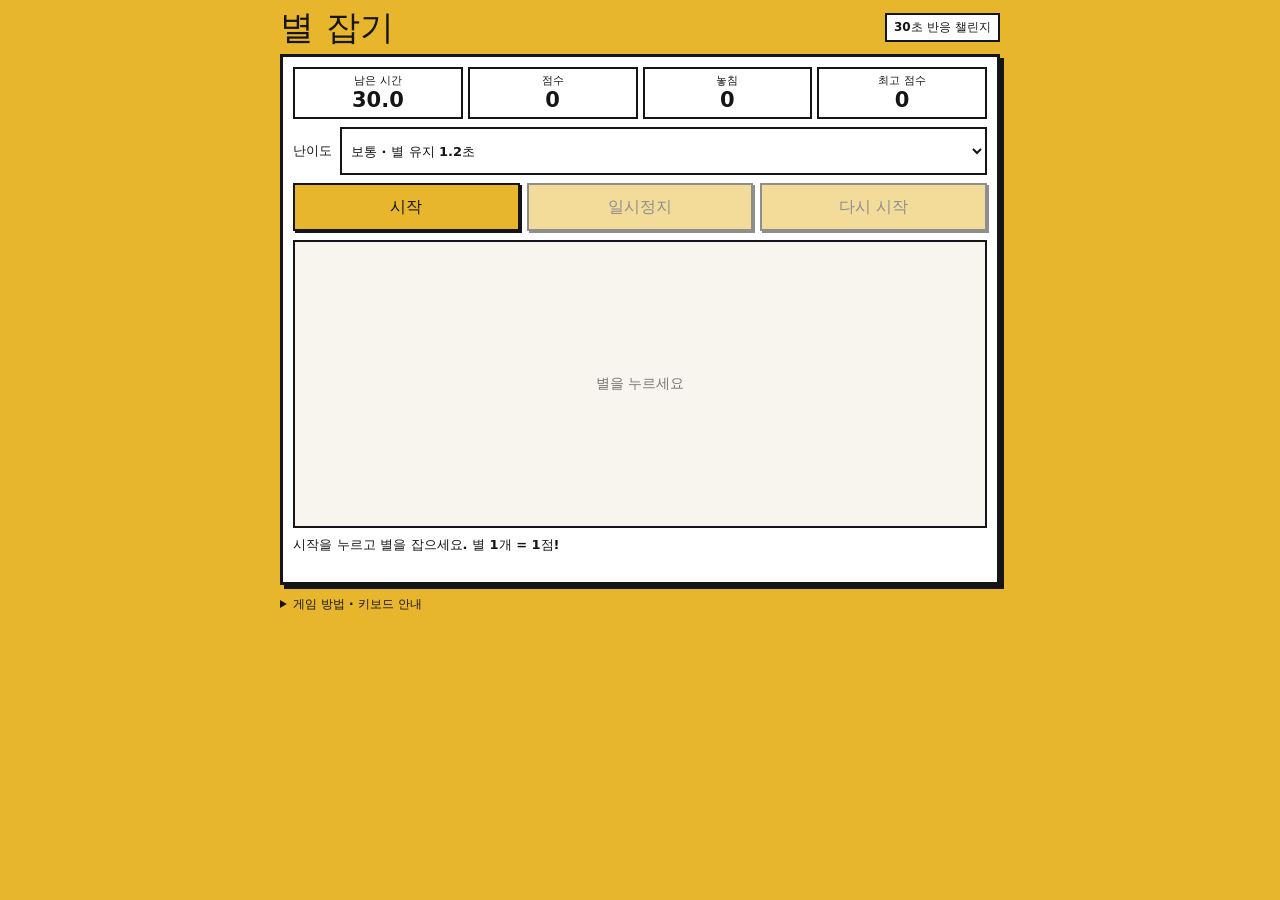
<file: 별잡기.html>
<!doctype html>
<html lang="ko">
<head>
<meta charset="utf-8">
<meta name="viewport" content="width=device-width, initial-scale=1">
<meta name="color-scheme" content="light">
<title>별 잡기</title>
<style>
:root{font-family:system-ui,-apple-system,"Malgun Gothic",sans-serif;color:#151515;background:#e8b62c;font-synthesis:none}
*{box-sizing:border-box}
body{margin:0;padding:10px;min-width:280px}
main{max-width:720px;margin:0 auto}
h1{font-size:clamp(24px,6vw,34px);line-height:1;margin:0}
header{display:flex;align-items:center;justify-content:space-between;gap:8px;margin-bottom:10px}
.tag{font-size:12px;font-weight:800;border:2px solid;background:white;padding:4px 7px;white-space:nowrap}
.panel{background:white;border:3px solid;box-shadow:4px 4px 0 #151515;padding:10px}
.stats{display:grid;grid-template-columns:repeat(4,minmax(0,1fr));gap:5px;margin-bottom:8px}
.stat{text-align:center;border:2px solid;padding:4px 1px;background:#fff}
.stat span{display:block;font-size:11px;font-weight:700}
.stat strong{display:block;font-size:21px;line-height:1.2;font-variant-numeric:tabular-nums}
.settings{display:flex;align-items:center;gap:8px;margin-bottom:8px;font-size:13px;font-weight:800}
select,button{font:inherit;color:inherit;border:2px solid #151515;border-radius:0}
select{min-height:48px;flex:1;min-width:0;background:white;padding:5px}
.controls{display:grid;grid-template-columns:repeat(3,minmax(0,1fr));gap:7px;margin-bottom:9px}
.controls button{min-height:48px;background:#e8b62c;font-weight:800;box-shadow:2px 2px 0 #151515;cursor:pointer;padding:4px}
.controls button:active:not(:disabled){transform:translate(2px,2px);box-shadow:none}
button:disabled{opacity:.48;cursor:not-allowed}
button:focus-visible,select:focus-visible{outline:3px solid #164bb5;outline-offset:3px}
#field{height:clamp(145px,32vh,300px);position:relative;border:2px solid;background:#f7f5ed;overflow:hidden;isolation:isolate}
#field::before{content:"별을 누르세요";position:absolute;inset:0;display:grid;place-items:center;color:#777;font-size:14px;font-weight:700;pointer-events:none}
#field.playing::before{content:""}
#target{position:absolute;left:0;top:0;width:58px;height:58px;padding:7px;background:#e8b62c;box-shadow:3px 3px 0 #151515;cursor:pointer;touch-action:manipulation;z-index:1}
#target svg{display:block;width:100%;height:100%;pointer-events:none}
#target[hidden]{display:none}
#status{font-size:13px;font-weight:700;min-height:36px;line-height:1.35;margin:8px 0 0}
details{font-size:12px;line-height:1.5;margin-top:10px}
summary{cursor:pointer;font-weight:800;min-height:28px}
details p{margin:4px 0}
@media(max-height:540px){body{padding:7px}header{margin-bottom:6px}h1{font-size:24px}.panel{padding:7px}.stat{padding:2px 1px}.stat span{font-size:10px}.stat strong{font-size:18px}.settings{margin-bottom:5px}select{min-height:48px}#field{height:128px}.stats{margin-bottom:5px}.controls{margin-bottom:6px}#status{margin-top:5px;min-height:34px;font-size:12px}details{margin-top:7px}}
@media(prefers-reduced-motion:reduce){*,*::before,*::after{animation:none!important;transition:none!important;scroll-behavior:auto!important}.controls button:active:not(:disabled){transform:none}}
</style>
</head>
<body>
<main>
<header><h1>별 잡기</h1><span class="tag">30초 반응 챌린지</span></header>
<section class="panel" aria-label="별 잡기 게임">
<div class="stats" aria-label="게임 기록">
<div class="stat"><span>남은 시간</span><strong id="time">30.0</strong></div>
<div class="stat"><span>점수</span><strong id="score">0</strong></div>
<div class="stat"><span>놓침</span><strong id="misses">0</strong></div>
<div class="stat"><span>최고 점수</span><strong id="best">0</strong></div>
</div>
<div class="settings"><label for="difficulty">난이도</label><select id="difficulty"><option value="easy">쉬움 · 별 유지 1.8초</option><option value="normal" selected>보통 · 별 유지 1.2초</option><option value="hard">어려움 · 별 유지 0.8초</option></select></div>
<div class="controls"><button id="start" type="button">시작</button><button id="pause" type="button" disabled>일시정지</button><button id="restart" type="button" disabled>다시 시작</button></div>
<div id="field" aria-label="별이 나타나는 게임 영역">
<button id="target" type="button" aria-label="별 잡기, 누르면 1점" hidden><svg viewBox="0 0 48 48" aria-hidden="true" focusable="false"><path d="M24 3 30 16 45 18 34 29 37 44 24 36 11 44 14 29 3 18 18 16Z" fill="white" stroke="black" stroke-width="3" stroke-linejoin="round"/></svg></button>
</div>
<p id="status" role="status" aria-live="polite" aria-atomic="true">시작을 누르고 별을 잡으세요. 별 1개 = 1점!</p>
</section>
<details><summary>게임 방법 · 키보드 안내</summary><p>30초 동안 별 버튼을 클릭하거나 터치하세요. 별을 잡으면 1점, 제한 시간 안에 못 잡으면 놓침 1회입니다. 빈 배경 클릭은 놓침에 포함되지 않습니다.</p><p>시작하면 별에 초점이 갑니다. 키보드는 별에 초점을 둔 채 Space 또는 Enter를 한 번씩 누르세요. 키를 계속 누르기는 점수가 되지 않습니다. Tab으로 조작 버튼을 이동할 수 있습니다.</p><p>일시정지는 게임 시간과 현재 별의 남은 시간을 모두 보존합니다. 다른 탭으로 이동해도 자동 정지되며, 돌아온 뒤 ‘계속’을 누르세요. 진행 중 난이도 변경은 잠깁니다.</p><p>최고 점수는 난이도별로 이 브라우저에 저장됩니다. 파일 저장소가 차단되면 이번 실행 동안만 유지됩니다. 소리나 외부 연결은 없습니다.</p></details>
</main>
<script>
'use strict';
// 수업 포인트 1: 화면 요소를 한 번만 찾아 이름표처럼 보관합니다.
const byId = id => document.getElementById(id);
const ui = Object.fromEntries(['time','score','misses','best','difficulty','start','pause','restart','field','target','status'].map(id => [id, byId(id)]));
const ROUND_MS = 30000;
const lifetimes = {easy:1800, normal:1200, hard:800};
// 다른 페이지와 기록이 섞이지 않도록 이 게임만의 저장 키를 씁니다.
const STORAGE_KEY = 'kr.byeoljapgi.standalone.v1.highscores';
const records = {easy:0, normal:0, hard:0};
try {
  const saved = JSON.parse(localStorage.getItem(STORAGE_KEY) || '{}');
  for (const level of Object.keys(records)) {
    if (Number.isSafeInteger(saved?.[level]) && saved[level] >= 0) records[level] = saved[level];
  }
} catch { /* 파일로 열 때 저장이 막혀도 게임은 계속 동작합니다. */ }
let state = 'ready';
let level = ui.difficulty.value;
let score = 0;
let misses = 0;
let remaining = ROUND_MS;
let targetRemaining = lifetimes[level];
let gameDeadline = 0;
let targetDeadline = 0;
let frame = 0;
let keyboardHeld = false;

function announce(message) { ui.status.textContent = message; }
function paint() {
  ui.time.textContent = (Math.ceil(Math.max(0, remaining) / 100) / 10).toFixed(1);
  ui.score.textContent = score;
  ui.misses.textContent = misses;
  ui.best.textContent = records[level];
}
function saveBest() {
  if (score <= records[level]) return;
  records[level] = score;
  try { localStorage.setItem(STORAGE_KEY, JSON.stringify(records)); }
  catch { /* 저장 실패 시에도 메모리에 최고 점수를 유지합니다. */ }
}
function controls() {
  const active = state === 'running' || state === 'paused';
  ui.start.disabled = active;
  ui.pause.disabled = !active;
  ui.pause.textContent = state === 'paused' ? '계속' : '일시정지';
  ui.restart.disabled = state === 'ready';
  ui.difficulty.disabled = active;
  ui.target.hidden = state !== 'running';
  ui.field.classList.toggle('playing', state === 'running');
}
// 수업 포인트 2: 별 크기와 그림자를 빼면 작은 화면에서도 밖으로 나가지 않습니다.
function relocate() {
  const maxX = Math.max(0, ui.field.clientWidth - 58 - 5);
  const maxY = Math.max(0, ui.field.clientHeight - 58 - 5);
  ui.target.style.left = Math.floor(Math.random() * maxX) + 'px';
  ui.target.style.top = Math.floor(Math.random() * maxY) + 'px';
}
function finish() {
  state = 'ended';
  remaining = 0;
  cancelAnimationFrame(frame);
  saveBest();
  paint();
  controls();
  announce('종료! 점수 ' + score + '점, 놓침 ' + misses + '회. 이 난이도 최고 ' + records[level] + '점입니다. 다시 도전해 보세요.');
  // 별에 있던 초점이 사라지면 다시 시작 버튼으로 안전하게 이동합니다.
  if (document.activeElement === ui.target || document.activeElement === document.body) ui.restart.focus({preventScroll:true});
}
// 수업 포인트 3: 프레임마다 시간을 빼지 않고 절대 마감 시각과 비교합니다.
// 느린 컴퓨터에서도 30초가 길어지지 않으며, 누락된 별 시간도 계산합니다.
function synchronize(now) {
  if (state !== 'running') return false;
  const cutoff = Math.min(now, gameDeadline);
  if (targetDeadline < gameDeadline && targetDeadline <= cutoff) {
    const elapsedTargets = Math.min(
      Math.floor((cutoff - targetDeadline) / lifetimes[level]) + 1,
      Math.ceil((gameDeadline - targetDeadline) / lifetimes[level])
    );
    misses += elapsedTargets;
    targetDeadline += elapsedTargets * lifetimes[level];
    relocate();
  }
  remaining = Math.max(0, gameDeadline - now);
  if (now >= gameDeadline) { finish(); return false; }
  targetRemaining = Math.max(0, targetDeadline - now);
  paint();
  return true;
}
function tick(now) {
  if (synchronize(now)) frame = requestAnimationFrame(tick);
}
function begin() {
  cancelAnimationFrame(frame);
  level = ui.difficulty.value;
  state = 'running';
  score = 0;
  misses = 0;
  remaining = ROUND_MS;
  targetRemaining = lifetimes[level];
  const now = performance.now();
  gameDeadline = now + remaining;
  targetDeadline = now + targetRemaining;
  controls();
  relocate();
  paint();
  announce('시작! 별을 잡으세요. 시간 초과만 놓침으로 셉니다.');
  ui.target.focus({preventScroll:true});
  frame = requestAnimationFrame(tick);
}
function pauseGame(automatic = false) {
  if (!synchronize(performance.now())) return;
  // 반올림하지 않은 밀리초 값을 보관하므로 재개해도 시간이 깎이지 않습니다.
  state = 'paused';
  cancelAnimationFrame(frame);
  const targetHadFocus = document.activeElement === ui.target;
  controls();
  announce(automatic ? '탭이 숨겨져 자동 정지했습니다. 계속을 누르면 이어집니다.' : '일시정지했습니다. 시간과 별의 남은 시간을 보존합니다.');
  if (targetHadFocus) ui.pause.focus({preventScroll:true});
}
function resume() {
  if (state !== 'paused' || document.hidden) return;
  const now = performance.now();
  gameDeadline = now + remaining;
  targetDeadline = now + targetRemaining;
  state = 'running';
  controls();
  announce('다시 시작합니다. 별을 잡으세요!');
  ui.target.focus({preventScroll:true});
  frame = requestAnimationFrame(tick);
}
ui.start.addEventListener('click', begin);
ui.restart.addEventListener('click', begin);
ui.pause.addEventListener('click', () => state === 'running' ? pauseGame() : resume());
ui.difficulty.addEventListener('change', () => {
  level = ui.difficulty.value;
  paint();
  announce('난이도를 바꿨습니다. 시작을 누르세요.');
});
ui.target.addEventListener('click', event => {
  // 키보드는 아래 keydown에서 직접 처리합니다. 합성 click은 중복 가산하지 않습니다.
  // 보조 기술이 보내는 detail=0 클릭은 키를 누른 상태가 아닐 때 허용합니다.
  if (event.detail === 0 && keyboardHeld) return;
  hit();
});
function hit() {
  if (state !== 'running') return;
  const now = performance.now();
  // 이미 시간이 지난 별을 눌렀다면 새로 나타난 별의 점수로 처리하지 않습니다.
  const expired = now >= targetDeadline;
  if (!synchronize(now) || expired) return;
  score += 1;
  saveBest();
  targetDeadline = now + lifetimes[level];
  targetRemaining = lifetimes[level];
  relocate();
  paint();
}
// 수업 포인트 4: 별에 초점이 있을 때만 키 입력을 받습니다. 전역 점수 단축키는 없습니다.
ui.target.addEventListener('keydown', event => {
  if (event.key !== ' ' && event.key !== 'Enter') return;
  event.preventDefault();
  if (event.repeat || keyboardHeld) return;
  keyboardHeld = true;
  hit();
});
document.addEventListener('keyup', event => {
  if (event.key === ' ' || event.key === 'Enter') {
    // 기본 Space 클릭을 차단하고 한 번 누를 때 한 번만 가산합니다.
    if (event.target === ui.target) event.preventDefault();
    keyboardHeld = false;
  }
});
window.addEventListener('blur', () => { keyboardHeld = false; });
document.addEventListener('visibilitychange', () => {
  keyboardHeld = false;
  if (document.hidden && state === 'running') pauseGame(true);
});
window.addEventListener('resize', () => { if (state === 'running' || state === 'paused') relocate(); });
paint();
controls();
</script>
</body>
</html>
</file>
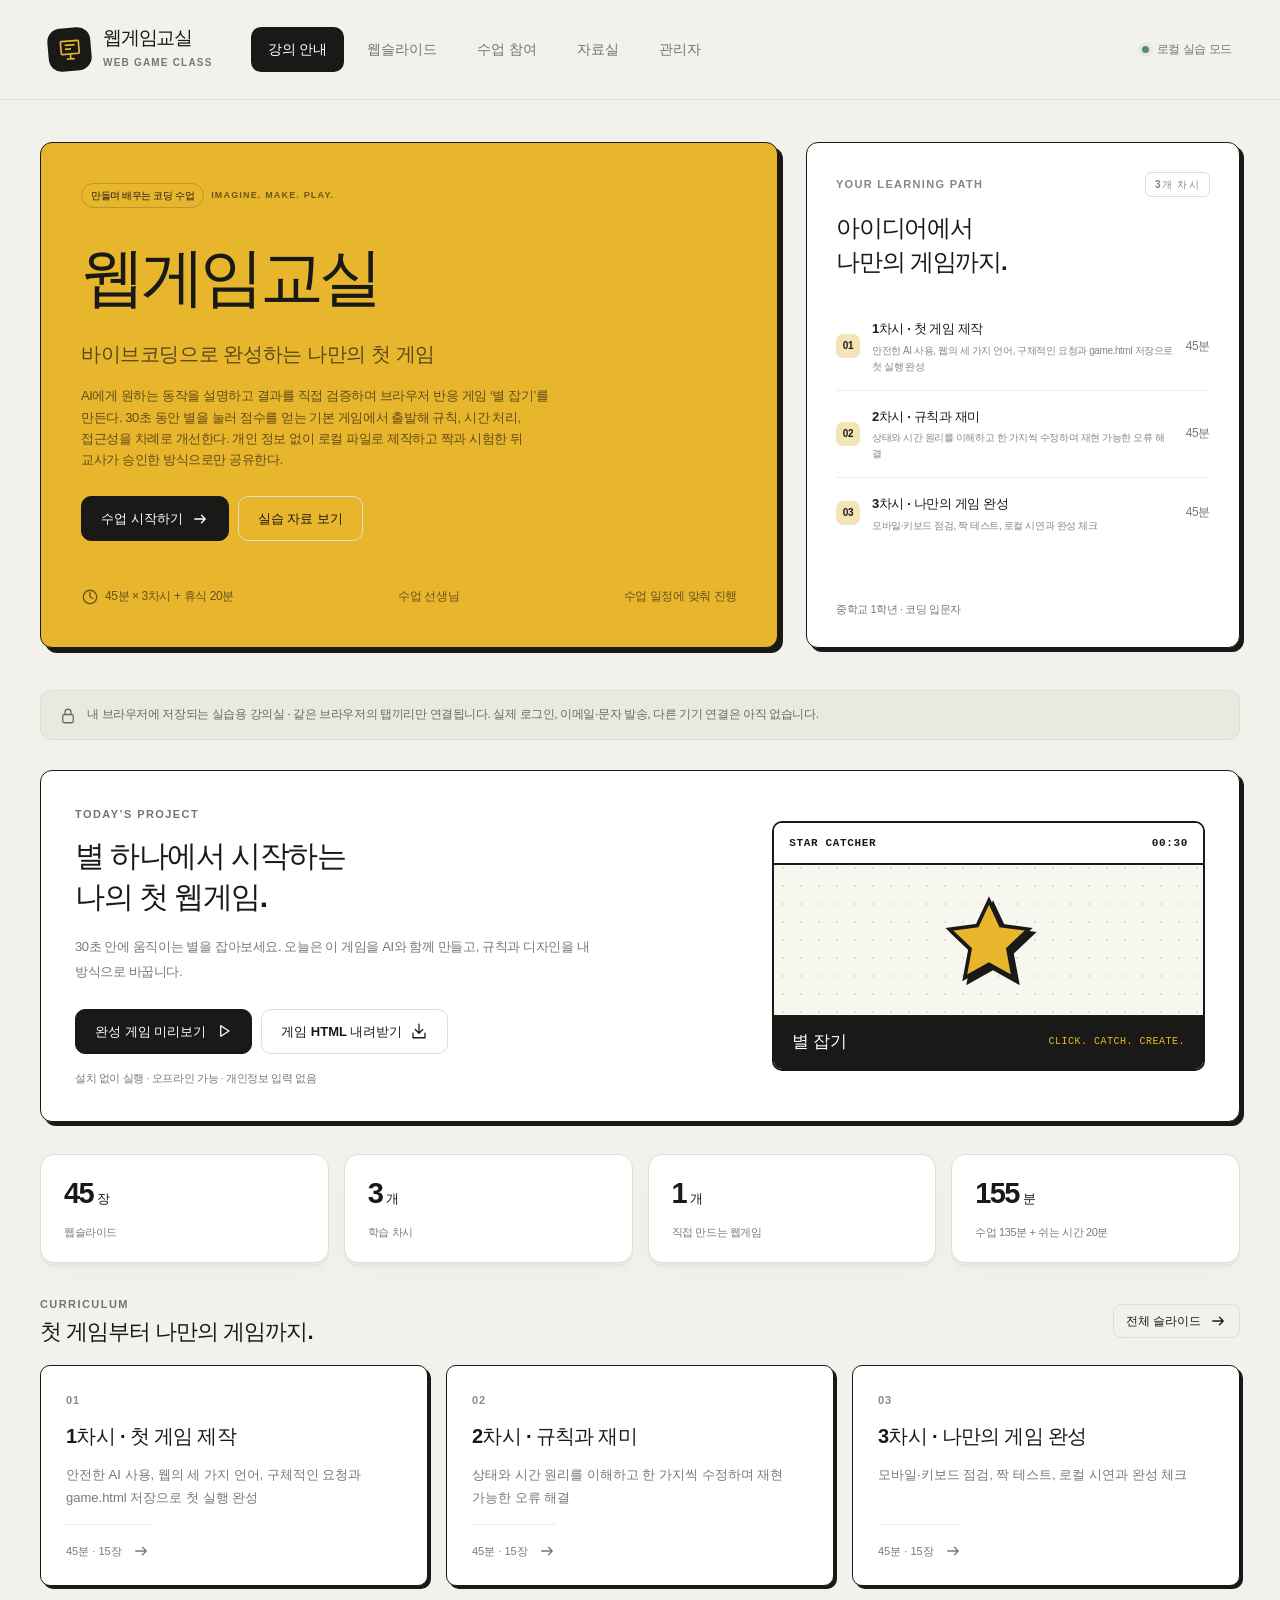
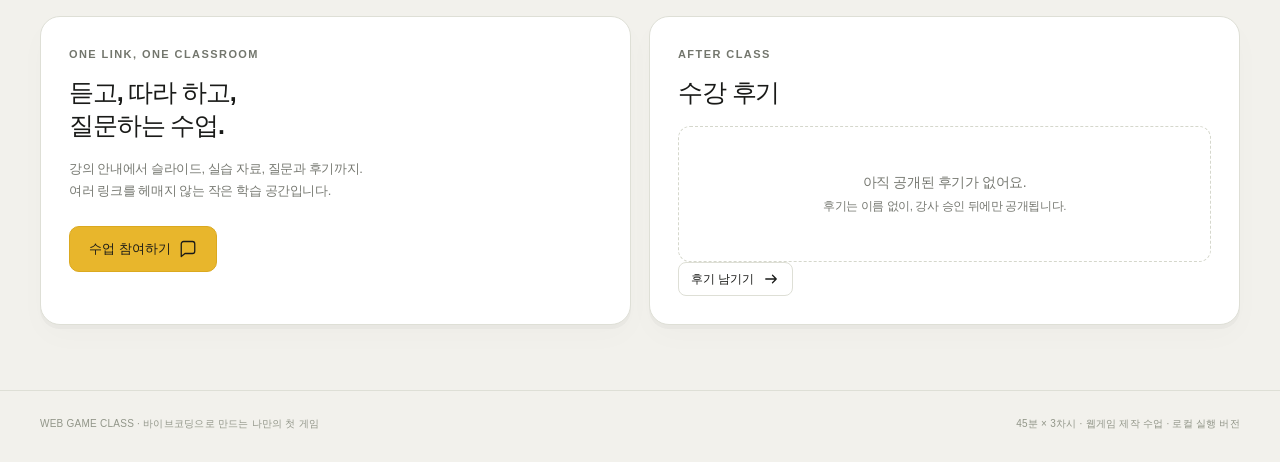
<file: 오프라인-웹게임교실.html>
<!doctype html>
<html lang="ko">
<head>
<meta charset="utf-8"><meta name="viewport" content="width=device-width,initial-scale=1">
<meta name="theme-color" content="#e8b62c">
<meta name="description" content="바이브코딩으로 완성하는 나만의 첫 웹게임. 45분씩 3차시 실습 수업.">
<meta property="og:title" content="웹게임교실 · WEB GAME CLASS">
<meta property="og:description" content="강의 소개 · 웹슬라이드 · 질문과 퀴즈 · 관리자">
<title>웹게임교실 · WEB GAME CLASS</title>
<link rel="icon" href="data:image/svg+xml,%3Csvg xmlns='http://www.w3.org/2000/svg' viewBox='0 0 64 64'%3E%3Crect width='64' height='64' rx='16' fill='%23e8b62c'/%3E%3Cpath d='M16 17h32v24H16zM26 49h12M32 41v8' fill='none' stroke='%23191a18' stroke-width='4'/%3E%3C/svg%3E">
<style>@charset "UTF-8";
:root{--paper:#f2f1ec;--ink:#191a18;--mustard:#e8b62c;--muted:#777972;--line:#dedfd6;--white:#fff;--radius:20px;--shadow:0 4px 0 #191a1808,0 12px 30px #191a1805;--font:Pretendard,"Pretendard Variable",-apple-system,BlinkMacSystemFont,"Apple SD Gothic Neo","Noto Sans KR",sans-serif;color-scheme:light;font-family:var(--font);color:var(--ink);background:var(--paper);font-synthesis:none;text-rendering:optimizeLegibility;-webkit-font-smoothing:antialiased}
*,*::before,*::after{box-sizing:border-box}body{margin:0;min-width:320px;line-height:1.65;letter-spacing:-.025em;overflow-x:hidden}button,input,textarea,select{font:inherit}button,a,input,textarea,select{-webkit-tap-highlight-color:transparent}button{cursor:pointer;color:inherit}button:disabled{cursor:not-allowed;opacity:.42}a{color:inherit;text-underline-offset:4px}button,a,input,textarea,select{outline-offset:4px} :focus-visible{outline:3px solid #936800!important}button{transition:background .18s,transform .18s,border-color .18s,box-shadow .18s}button:not(:disabled):active{transform:translateY(1px)}h1,h2,h3,h4,p{margin:0}h1,h2,h3,h4{line-height:1.3;word-break:keep-all;overflow-wrap:anywhere}h1{font-size:clamp(30px,3.5vw,48px);font-weight:800;letter-spacing:-.065em}h2{font-size:25px;letter-spacing:-.045em}h3{font-size:19px;letter-spacing:-.035em}p{word-break:keep-all;overflow-wrap:anywhere}ul,ol{padding-left:1.4em}img,svg{max-width:100%}svg{vertical-align:middle}[hidden]{display:none!important}
.app-header{max-width:1440px;margin:auto;min-height:100px;padding:22px 48px;display:flex;align-items:center;gap:38px;border-bottom:1px solid var(--line)}.brand{display:flex;align-items:center;gap:12px;text-decoration:none;flex-shrink:0}.brand-mark{width:43px;height:43px;background:var(--ink);color:var(--mustard);border-radius:13px;display:grid;place-items:center;font-size:22px;font-weight:850;transform:rotate(-5deg)}.brand strong{font-size:19px;display:block;line-height:1.2;letter-spacing:-.065em}.brand small{display:block;font-size:10px;letter-spacing:.12em;margin-top:5px;color:var(--muted);font-weight:650}.main-nav{display:flex;gap:6px;align-items:center;flex:1}.main-nav button{background:none;border:0;border-radius:10px;padding:11px 17px;font-size:14px;font-weight:650;color:#73766e;white-space:nowrap}.main-nav button:hover{background:#e8e8e0;color:var(--ink)}.main-nav button.active{background:var(--ink);color:#fff}.header-meta{display:flex;align-items:center;gap:8px;color:#76796f;font-size:12px;white-space:nowrap}.status-dot{width:7px;height:7px;border-radius:50%;background:#56886c;box-shadow:0 0 0 4px #56886c12;display:inline-block}.shell{max-width:1280px;margin:0 auto;padding:42px 40px 65px;min-height:calc(100vh - 184px)}.page-heading{margin-bottom:30px}.eyebrow,.section-label{font-size:11px;letter-spacing:.13em;font-weight:800;text-transform:uppercase;color:#73766d;margin-bottom:13px}.page-heading .lead{margin-top:15px;color:#74776d;font-size:15px;line-height:1.8}.hero-grid{display:grid;grid-template-columns:1.7fr 1fr;gap:24px;align-items:stretch;margin-bottom:42px}.hero-panel{position:relative;background:var(--mustard);border:1px solid #d9a922;border-radius:var(--radius);padding:40px;min-height:354px;display:flex;flex-direction:column;overflow:hidden}.hero-panel .eyebrow{color:#6d5515}.hero-panel h1{font-size:clamp(32px,3.5vw,48px);max-width:650px;line-height:1.22}.hero-description{max-width:460px;font-size:15px;line-height:1.8;margin-top:20px;color:#5a491e}.tag-row{display:flex;gap:7px;flex-wrap:wrap;margin-top:22px}.hero-panel .chip{border-color:#ac831940;background:#ffffff26;color:#4c3e1c}.hero-footer{display:flex;justify-content:space-between;align-items:center;gap:15px;flex-wrap:wrap;margin-top:auto;padding-top:26px;font-size:12px;color:#68511a}.today-card,.panel,.module-card,.resource-card,.review-card,.stat-card,.admin-card{background:#fff;border:1px solid var(--line);border-radius:var(--radius);box-shadow:var(--shadow)}.today-card{padding:29px;display:flex;flex-direction:column}.card-label{color:#85877e;font-size:11px;letter-spacing:.12em;font-weight:800}.today-title{margin-top:14px;font-size:24px;line-height:1.4;font-weight:800;letter-spacing:-.05em}.session-list{list-style:none;padding:0;margin:25px 0 0}.session-list li{display:flex;align-items:center;gap:12px;padding:15px 0;border-bottom:1px solid #eeeee8;font-size:13px}.session-list li:last-child{border-bottom:0}.session-dot{height:7px;width:7px;flex-shrink:0;background:var(--mustard);border-radius:50%}.session-time{margin-left:auto;white-space:nowrap;color:var(--muted);font-size:12px;font-variant-numeric:tabular-nums}.btn{border:1px solid var(--line);background:#fff;border-radius:10px;padding:12px 19px;font-size:13px;line-height:1.5;font-weight:750;display:inline-flex;align-items:center;justify-content:center;gap:8px;text-decoration:none;min-height:43px;white-space:nowrap}.btn:hover{background:#eceee7;border-color:#bfc1b7}.btn.primary{background:var(--mustard);border-color:#dba91f}.btn.primary:hover{background:#f0c243}.btn.dark{background:var(--ink);color:#fff;border-color:var(--ink)}.btn.dark:hover{background:#363a31}.btn.ghost{background:transparent}.btn.small{padding:7px 12px;font-size:12px;min-height:34px;border-radius:8px}.btn.danger{color:#a13e32;background:#fff8f6;border-color:#ead5d0}.button-row{display:flex;gap:9px;align-items:center;flex-wrap:wrap}.chip,.pill,.badge{display:inline-flex;align-items:center;gap:5px;padding:4px 9px;border:1px solid var(--line);border-radius:6px;font-size:10px;font-weight:750;line-height:1.5;white-space:nowrap}.pill{border-radius:20px;background:#f1f2ed}.local-banner,.notice{padding:14px 18px;border:1px solid #dedccf;border-radius:11px;background:#eae9e0;font-size:12px;color:#686b61;margin-bottom:22px}.notice{background:#faf7e9;border-color:#e7dfbc}.muted{color:var(--muted);font-size:13px}.empty{text-align:center;padding:44px 20px;color:var(--muted);font-size:14px;border:1px dashed #d5d7cc;border-radius:12px}.section-heading{display:flex;justify-content:space-between;align-items:center;gap:16px;margin:32px 0 18px}.section-heading h2{font-size:22px}.section-heading .section-label{margin:0 0 5px}.count{color:#8b8e82;font-size:12px;font-weight:500;margin-left:9px}.stat-grid{display:grid;grid-template-columns:repeat(4,minmax(0,1fr));gap:15px;margin:25px 0}.stat-card{padding:21px 23px;border-radius:14px}.stat-card strong{display:block;font-size:29px;line-height:1.2;letter-spacing:-.055em}.stat-card small{display:block;margin-top:9px;color:var(--muted);font-size:12px}.curriculum-grid{display:grid;grid-template-columns:repeat(3,minmax(0,1fr));gap:18px}.module-card{padding:25px;position:relative;display:flex;flex-direction:column;gap:14px;transition:transform .2s,box-shadow .2s}.module-card:hover{transform:translateY(-3px);box-shadow:0 9px 25px #191a180d}.module-number{font-size:11px;font-weight:850;color:#8b8e82;letter-spacing:.08em}.module-card h3{font-size:20px}.module-card p{color:var(--muted);font-size:13px;line-height:1.8}.module-meta{display:flex;align-items:center;justify-content:space-between;gap:10px;margin-top:auto;padding-top:17px;border-top:1px solid #edeee7;font-size:11px;color:var(--muted)}.resource-grid,.portal-grid{display:grid;grid-template-columns:repeat(3,minmax(0,1fr));gap:18px}.resource-card{padding:25px;display:flex;flex-direction:column;gap:14px}.resource-card p{color:var(--muted);font-size:13px}.resource-card .btn{align-self:flex-start;margin-top:auto}.panel{padding:28px}.panel-title{font-size:20px;font-weight:750;margin-bottom:20px}.review-grid{display:grid;grid-template-columns:repeat(3,minmax(0,1fr));gap:17px}.review-card{padding:24px;font-size:13px}.review-card p{margin:14px 0;color:#5f6359}.stars{color:#b98a0e;letter-spacing:.1em;font-size:16px}.field{display:flex;flex-direction:column;gap:8px;min-width:0}.field label{font-size:12px;font-weight:750}.field input,.field textarea,.field select,input:not([type=checkbox]):not([type=radio]):not([type=range]),textarea,select{max-width:100%;width:100%;border:1px solid #d9dbd1;border-radius:9px;background:#fdfdfb;color:var(--ink);padding:11px 13px;line-height:1.5;font-size:13px}.field textarea,textarea{min-height:120px;resize:vertical}.field input:focus,.field textarea:focus,.field select:focus{border-color:#9e812d}.field small{font-size:11px;color:var(--muted)}input[type=checkbox],input[type=radio]{accent-color:#8d711d;width:16px;height:16px;flex-shrink:0}.form-grid,.settings-grid{display:grid;grid-template-columns:repeat(2,minmax(0,1fr));gap:20px}.check-row,.switch-row{display:flex;align-items:center;gap:10px;font-size:13px}.switch-row{justify-content:space-between;padding:15px 0;border-bottom:1px solid #edeee7}.toggle{appearance:none;width:38px!important;height:22px!important;border-radius:20px;background:#c9cdc1;border:0;position:relative;cursor:pointer;flex-shrink:0}.toggle::before{content:"";position:absolute;top:3px;left:3px;width:16px;height:16px;background:#fff;border-radius:50%;box-shadow:0 1px 3px #0002;transition:transform .18s}.toggle:checked,.toggle[aria-checked=true]{background:#d3a324}.toggle:checked::before,.toggle[aria-checked=true]::before{transform:translateX(16px)}.stack{display:flex;flex-direction:column;gap:18px}.split{display:flex;justify-content:space-between;align-items:center;gap:16px}.list-item{display:flex;align-items:center;gap:15px;padding:17px 0;border-bottom:1px solid #e9ebe2}.list-item:last-child{border-bottom:0}.list-content{flex:1;min-width:0;font-size:13px}.list-content strong{display:block;font-size:14px}.list-content small{display:block;color:var(--muted);margin-top:3px}.list-actions{display:flex;align-items:center;gap:7px;flex-shrink:0}
.slides-workspace{background:#e6e7df;border:1px solid #d8dbce;border-radius:18px;padding:20px;min-width:0}.slide-toolbar{display:flex;justify-content:space-between;align-items:center;gap:14px;margin-bottom:16px;flex-wrap:wrap}.slide-meta{font-size:12px;color:#6d7265;display:flex;gap:12px;align-items:center}.slide-stage{position:relative;width:100%;aspect-ratio:16/9;container-type:inline-size;overflow:hidden;background:#fbfbf6;border-radius:11px;box-shadow:0 7px 24px #24281912}.slide-page{position:relative;width:100%;height:100%;padding:5cqi 5.8cqi 6cqi;display:flex;flex-direction:column;background:#fafaf6;overflow:hidden;line-height:1.5}.slide-page.cover{background:var(--mustard);justify-content:center}.slide-kicker{font-size:1.08cqi;letter-spacing:.16em;font-weight:800;color:#74796b;margin-bottom:1.5cqi}.cover .slide-kicker{color:#715819}.slide-title{font-size:4.4cqi;line-height:1.24;letter-spacing:-.065em;font-weight:850;max-width:100%;word-break:keep-all}.cover .slide-title{font-size:6.1cqi;max-width:85%;line-height:1.15}.slide-subtitle{font-size:1.65cqi;line-height:1.7;color:#73786b;margin-top:1.6cqi}.cover .slide-subtitle{color:#6b531b;font-size:1.9cqi;max-width:80%}.slide-content{font-size:1.85cqi;margin-top:2.8cqi;line-height:1.65;min-height:0}.slide-content p+p{margin-top:1.3cqi}.slide-content ul,.slide-content ol{margin:1.1cqi 0;padding-left:1.5em}.slide-content li+li{margin-top:.8cqi}.slide-grid{display:grid;grid-template-columns:repeat(2,minmax(0,1fr));gap:1.5cqi;margin-top:2.5cqi;min-height:0}.slide-grid:has(> :nth-child(3):last-child){grid-template-columns:repeat(3,minmax(0,1fr))}.slide-box{background:#efefe7;border:1px solid #e1e3d8;border-radius:1.1cqi;padding:2cqi;font-size:1.65cqi;line-height:1.6;min-width:0}.slide-box h3{font-size:2.1cqi;line-height:1.35;margin-bottom:1cqi}.slide-box p{font-size:inherit}.slide-box-number{font-size:1.1cqi;letter-spacing:.06em;font-weight:800;color:#8c731d;margin-bottom:1.3cqi;display:block}.slide-footer{position:absolute;bottom:2.4cqi;left:5.8cqi;right:5.8cqi;display:flex;align-items:center;justify-content:space-between;font-size:.95cqi;font-weight:650;color:#858a7c;letter-spacing:.06em;border-top:1px solid #191a1815;padding-top:1cqi}.cover .slide-footer{color:#755b19}.slide-count{font-variant-numeric:tabular-nums}.slide-controls{display:flex;align-items:center;gap:18px;margin-top:17px}.progress-track{height:4px;border-radius:5px;background:#cfd2c6;flex:1;overflow:hidden}.progress-fill{height:100%;background:var(--ink);border-radius:5px;transition:width .25s}.slide-nav{display:flex;align-items:center;gap:9px;font-size:12px;white-space:nowrap}.slide-outline{display:flex;gap:6px;overflow-x:auto;padding:15px 1px 2px;scrollbar-width:thin}.outline-btn{border:1px solid #d0d4c6;border-radius:8px;background:#eeefe8;padding:7px 11px;white-space:nowrap;font-size:11px}.outline-btn.active{background:var(--ink);color:#fff;border-color:var(--ink)}.viewer-layout{display:grid;grid-template-columns:minmax(0,1fr) 260px;gap:22px;align-items:start}.viewer-sidebar{min-width:0;background:white;border:1px solid var(--line);padding:22px;border-radius:15px;font-size:13px}.quiz-options{display:grid;grid-template-columns:repeat(2,minmax(0,1fr));gap:1.2cqi;margin-top:2.3cqi}.quiz-option{padding:1.6cqi 2cqi;border:1px solid #d9ddcf;background:#fff;border-radius:1cqi;text-align:left;font-size:1.75cqi;line-height:1.5;min-width:0}.quiz-option.selected{border-color:#a78016;background:#fff5d6;box-shadow:0 0 0 1px #a78016}.quiz-option.correct{border-color:#649377;background:#e7f2e6}.timer-display{font-size:6cqi;font-weight:800;font-variant-numeric:tabular-nums;line-height:1.2;letter-spacing:-.05em;margin:2cqi 0}.prompt-code{white-space:pre-wrap;overflow-wrap:anywhere;background:#24291f;color:#eff2e6;border-radius:1cqi;padding:2cqi;font-family:var(--font);font-size:1.5cqi;line-height:1.75;margin:2cqi 0 0}.prompt-page .slide-content{margin-top:1.8cqi}
.admin-layout{display:grid;grid-template-columns:230px minmax(0,1fr);gap:30px;align-items:start}.admin-sidebar{position:sticky;top:22px;background:#e7e8df;border:1px solid #dbded1;padding:18px 12px;border-radius:15px}.admin-sidebar .section-label{padding:0 13px;margin-bottom:15px}.admin-nav{display:flex;flex-direction:column;gap:5px}.admin-nav button,.admin-nav a{display:flex;align-items:center;gap:10px;width:100%;padding:12px 14px;border:0;border-radius:9px;background:transparent;color:#74796c;font-size:13px;font-weight:650;text-align:left;text-decoration:none;white-space:nowrap}.admin-nav .active{background:#fff;color:var(--ink);box-shadow:0 2px 5px #00000006}.admin-nav button:hover{background:#ffffff70}.admin-main{min-width:0}.admin-grid{display:grid;grid-template-columns:repeat(2,minmax(0,1fr));gap:20px}.admin-card{padding:25px;min-width:0;border-radius:15px}.admin-card.wide{grid-column:1/-1}.admin-card-head{display:flex;justify-content:space-between;align-items:center;gap:12px;margin-bottom:21px}.admin-card-head h2,.admin-card-head h3{font-size:17px}.admin-kpi{font-size:33px;font-weight:800;line-height:1.2;letter-spacing:-.05em}.admin-kpi small{font-size:13px;color:var(--muted);font-weight:500;margin-left:7px}.admin-slide-title{font-size:13px;font-weight:650;min-width:0}.slide-jump{border:1px solid var(--line);background:#f7f8f2;border-radius:6px;font-size:11px;padding:5px 9px}.policy-list{font-size:12px;color:#6f7466;line-height:1.9;padding-left:18px}.policy-list li+li{margin-top:8px}.queue-item{padding:15px 0;border-bottom:1px solid #e9ece1;font-size:13px;display:flex;justify-content:space-between;align-items:center;gap:12px}.badge.pending{color:#946c0e;border-color:#e9dab1;background:#fbf4df}.badge.approved{color:#54785b;border-color:#d2e1cf;background:#edf4ea}.settings-grid{gap:25px}.tab-bar{display:flex;gap:6px;border-bottom:1px solid var(--line);margin-bottom:28px;overflow-x:auto;scrollbar-width:thin}.tab-bar button{border:0;border-bottom:2px solid transparent;background:transparent;color:var(--muted);padding:13px 20px;font-size:13px;font-weight:700;white-space:nowrap;border-radius:6px 6px 0 0}.tab-bar button.active,.tab-bar button[aria-selected=true]{color:var(--ink);border-bottom-color:var(--ink);background:#e9eae2}.modal-backdrop{position:fixed;inset:0;z-index:100;background:#181b1566;backdrop-filter:blur(4px);display:flex;align-items:center;justify-content:center;padding:25px}.modal{width:min(780px,100%);max-height:88dvh;overflow:auto;border:1px solid #d8dacf;border-radius:20px;background:var(--paper);box-shadow:0 25px 90px #0003}.modal-head{display:flex;justify-content:space-between;align-items:center;gap:20px;padding:24px 27px;border-bottom:1px solid var(--line)}.modal-head h2{font-size:21px}.modal-body{padding:26px}.modal-footer{display:flex;justify-content:flex-end;gap:9px;padding:18px 26px;border-top:1px solid var(--line)}.grid-thumbs{display:grid;grid-template-columns:repeat(3,minmax(0,1fr));gap:11px}.thumb-btn{text-align:left;padding:15px;background:#fff;border:1px solid var(--line);border-radius:10px;min-height:100px}.thumb-btn:hover,.thumb-btn.active{border-color:#b1902e;background:#fff7df}.thumb-number{display:block;font-size:10px;letter-spacing:.1em;color:#979b8c;margin-bottom:10px}.thumb-title{display:block;font-size:12px;font-weight:700;line-height:1.5}.toast{position:fixed;left:50%;bottom:28px;transform:translateX(-50%);z-index:150;max-width:calc(100vw - 32px);padding:13px 22px;background:#24291f;color:#fff;border-radius:11px;box-shadow:0 8px 24px #0002;font-size:13px;text-align:center}.app-footer{border-top:1px solid var(--line);max-width:1280px;margin:0 auto;padding:25px 40px 30px;display:flex;justify-content:space-between;gap:16px;font-size:10px;color:#929689;letter-spacing:.025em}#print-root{display:none}
@media(min-width:1440px){.shell{padding-top:48px}.hero-panel{min-height:375px}}
@media(max-width:1100px){.app-header{padding:20px 28px;gap:22px}.main-nav{gap:1px}.main-nav button{padding:10px 12px}.header-meta{display:none}.shell{padding:32px 28px 50px}.hero-panel{padding:30px}.today-card{padding:25px}.viewer-layout{grid-template-columns:minmax(0,1fr)}.viewer-sidebar{display:grid;grid-template-columns:repeat(2,minmax(0,1fr));gap:15px}.admin-layout{grid-template-columns:190px minmax(0,1fr);gap:20px}.admin-card{padding:20px}.app-footer{padding-left:28px;padding-right:28px}}
@media(max-width:800px){.app-header{flex-wrap:wrap;gap:17px;padding:20px 22px 13px}.brand{flex:1}.main-nav{order:3;flex-basis:100%;overflow-x:auto;padding-bottom:4px;scrollbar-width:none}.main-nav::-webkit-scrollbar{display:none}.main-nav button{padding:10px 15px}.header-meta{display:flex;font-size:11px}.hero-grid{grid-template-columns:1fr;gap:18px}.hero-panel{min-height:335px}.today-title{font-size:21px}.session-list{margin-top:13px}.curriculum-grid,.resource-grid,.portal-grid{grid-template-columns:repeat(2,minmax(0,1fr))}.review-grid{grid-template-columns:1fr}.review-card{padding:22px}.stat-grid{gap:10px}.stat-card{padding:18px}.stat-card strong{font-size:25px}.admin-layout{grid-template-columns:1fr;gap:22px}.admin-sidebar{position:static;padding:8px;overflow:hidden}.admin-sidebar .section-label{display:none}.admin-nav{flex-direction:row;overflow-x:auto;scrollbar-width:thin}.admin-nav button,.admin-nav a{width:auto;padding:10px 15px}.slide-toolbar .button-row{gap:5px}.slide-toolbar .btn{font-size:11px;padding:7px 10px;min-height:33px}}
@media(max-width:540px){body{font-size:14px}.app-header{padding:19px 20px 10px;gap:16px}.brand-mark{width:36px;height:36px;font-size:19px;border-radius:10px}.brand strong{font-size:17px}.brand small{font-size:8px}.header-meta{font-size:10px}.main-nav{margin-right:-20px;padding-right:20px;gap:2px}.main-nav button{font-size:12px;padding:9px 13px;border-radius:8px}.shell{padding:27px 20px 42px}.page-heading{margin-bottom:23px}.page-heading h1{font-size:30px}.page-heading .lead{font-size:13px;margin-top:12px}.eyebrow{font-size:10px;margin-bottom:11px}.hero-grid{margin-bottom:30px}.hero-panel{padding:28px 25px;min-height:345px;border-radius:17px}.hero-panel h1{font-size:34px;letter-spacing:-.06em}.hero-description{font-size:13px;margin-top:17px}.tag-row{margin-top:18px;gap:5px}.chip{font-size:9px;padding:4px 7px}.hero-footer{padding-top:22px;gap:14px}.today-card{padding:24px;border-radius:16px}.today-title{font-size:22px}.session-list li{font-size:12px;padding:13px 0}.session-time{font-size:11px}.section-heading{margin:27px 0 16px}.section-heading h2{font-size:20px}.section-heading .btn{font-size:11px;padding:7px 10px;min-height:34px}.curriculum-grid,.resource-grid,.portal-grid{grid-template-columns:1fr;gap:14px}.module-card,.resource-card{padding:23px;border-radius:16px}.module-card h3{font-size:20px}.stat-grid{grid-template-columns:repeat(2,minmax(0,1fr));margin:20px 0}.stat-card{padding:18px 20px}.stat-card strong{font-size:27px}.stat-card small{font-size:11px}.panel{padding:22px;border-radius:16px}.form-grid,.settings-grid{grid-template-columns:1fr;gap:17px}.field input,.field textarea,.field select,input:not([type=checkbox]):not([type=radio]):not([type=range]),textarea,select{font-size:16px}.list-item{gap:10px;flex-wrap:wrap}.list-content{flex-basis:60%}.list-actions{margin-left:auto}.split{align-items:flex-start;flex-wrap:wrap}.admin-grid{grid-template-columns:1fr;gap:15px}.admin-card{padding:21px}.admin-card.wide{grid-column:auto}.admin-card-head{margin-bottom:17px}.admin-nav button{font-size:12px}.tab-bar{margin-bottom:22px}.tab-bar button{font-size:12px;padding:11px 15px}.slides-workspace{padding:10px;border-radius:12px;margin-left:-10px;margin-right:-10px}.slide-toolbar{margin-bottom:10px;gap:9px}.slide-meta{font-size:10px;gap:7px}.slide-toolbar .button-row{gap:4px}.slide-toolbar .btn{padding:6px 8px;min-height:29px;font-size:10px;border-radius:6px}.slide-stage{border-radius:6px}.slide-page{padding:4.2cqi 5cqi 6cqi}.slide-title{font-size:4.7cqi}.slide-kicker{font-size:1.65cqi;margin-bottom:1.2cqi}.slide-subtitle{font-size:2.15cqi}.slide-content{font-size:2.15cqi;margin-top:2cqi}.slide-box{font-size:1.9cqi;padding:1.5cqi}.slide-box h3{font-size:2.35cqi}.slide-box-number{font-size:1.6cqi;margin-bottom:.8cqi}.slide-footer{font-size:1.5cqi;left:5cqi;right:5cqi;bottom:1.8cqi;padding-top:.7cqi}.cover .slide-title{font-size:6.6cqi;max-width:92%}.cover .slide-subtitle{font-size:2.4cqi}.quiz-option{font-size:2.1cqi;padding:1.4cqi 1.7cqi}.prompt-code{font-size:1.95cqi;padding:1.7cqi;line-height:1.55}.slide-controls{gap:10px;margin-top:12px}.slide-nav{gap:6px;font-size:10px}.slide-nav .btn{padding:7px 9px;font-size:10px;min-height:30px}.outline-btn{font-size:10px;padding:6px 9px}.viewer-sidebar{display:block;padding:20px}.viewer-sidebar>*+*{margin-top:14px}.modal-backdrop{padding:14px}.modal{border-radius:15px;max-height:90dvh}.modal-head,.modal-body{padding:20px}.modal-head h2{font-size:19px}.modal-footer{padding:15px 20px}.grid-thumbs{grid-template-columns:repeat(2,minmax(0,1fr));gap:9px}.thumb-btn{padding:12px;min-height:92px}.app-footer{padding:23px 20px;flex-direction:column;gap:5px;font-size:9px}.local-banner,.notice{padding:12px 14px;font-size:11px}.toast{bottom:18px;font-size:12px;padding:12px 18px}}
@media(prefers-reduced-motion:reduce){*,*::before,*::after{animation:none!important;transition:none!important;scroll-behavior:auto!important}}
@media print{@page{size:A4 landscape;margin:0}html,body{margin:0!important;padding:0!important;width:100%!important;background:#fff!important;overflow:visible!important;-webkit-print-color-adjust:exact;print-color-adjust:exact}body>*:not(#print-root){display:none!important}.app-header,.shell,.app-footer,.modal-backdrop,.toast,.slide-toolbar,.slide-controls,.slide-outline{display:none!important}#print-root{display:block!important;width:100%}.print-slide{display:block!important;width:297mm;height:167.0625mm;aspect-ratio:16/9;position:relative;container-type:inline-size;break-after:page;page-break-after:always;break-inside:avoid;overflow:visible!important;background:#fafaf6}.print-slide:last-child{break-after:auto;page-break-after:auto}.print-slide .slide-page{width:100%;height:100%;min-height:100%;overflow:visible!important;container-type:normal}.print-slide .slide-content,.print-slide .slide-box,.print-slide .prompt-code{overflow:visible!important;max-height:none!important}.print-slide button{color:var(--ink);opacity:1}.print-slide .slide-kicker{font-size:11pt}.print-slide .slide-title{font-size:32pt}.print-slide .cover .slide-title{font-size:48pt}.print-slide .slide-subtitle{font-size:15pt}.print-slide .slide-content{font-size:16pt}.print-slide .slide-box{font-size:14pt}.print-slide .slide-box h3{font-size:18pt}.print-slide .slide-box-number{font-size:10pt}.print-slide .slide-footer{font-size:9pt}.print-slide .prompt-code{font-size:13pt}.print-slide .quiz-option{font-size:15pt}.print-slide .timer-display{font-size:48pt}}

/* Application layout refinements */
.skip-link{position:fixed;top:-80px;left:20px;z-index:200;background:#191a18;color:white;padding:10px 20px;border-radius:8px}.skip-link:focus{top:12px}.page-heading{display:flex;justify-content:space-between;align-items:center;gap:20px}.hero-panel>.tag-row{margin:0 0 30px;align-items:center}.hero-panel .tag-row .eyebrow{margin:0;font-size:9px}.hero-panel>.button-row{margin:25px 0 20px}.hero-panel>p:not(.hero-description){font-size:13px;max-width:470px;color:#604b1a;margin-top:13px}.hero-panel .pill{background:transparent;border-color:#191a1833;font-size:10px}.hero-description{font-weight:650;font-size:19px}.hero-footer>span{display:inline-flex;align-items:center;gap:6px}.card-label{display:flex;justify-content:space-between;align-items:center;gap:5px}.session-dot{width:24px;height:24px;display:grid;place-items:center;font-size:10px;font-weight:800;border-radius:7px;background:#f3e5b5}.session-list strong{display:block;font-size:13px}.session-list small{display:block;color:#85887f;font-size:10px;line-height:1.6;margin-top:3px}.today-card>.muted{margin-top:auto;padding-top:15px;font-size:11px}.local-banner,.notice{display:flex;align-items:flex-start;gap:10px}.local-banner>svg,.notice>svg{flex-shrink:0;margin-top:2px}.stat-card>span{display:block;font-size:11px;color:#7a7d73;margin-top:12px}.stat-card strong small{display:inline;font-size:13px;margin-left:4px;color:inherit}.curriculum-grid{grid-template-columns:repeat(4,minmax(0,1fr))}.module-card{text-align:left}.portal-grid{grid-template-columns:repeat(2,minmax(0,1fr));margin-top:30px}.portal-grid>.panel>h2{margin-bottom:17px}.portal-grid .review-grid{grid-template-columns:1fr}.panel .button-row{margin-top:25px}.resource-grid{margin:24px 0 30px}.resource-card h2{font-size:20px}.glossary{margin-top:30px}.glossary .curriculum-grid{margin-top:25px;grid-template-columns:repeat(3,minmax(0,1fr))}.glossary h3{font-size:16px;margin-bottom:10px}.prompt-details{border:1px solid #e4e5dd;border-radius:10px;padding:18px}.prompt-details summary{cursor:pointer;font-weight:700}.prompt-details pre{white-space:pre-wrap;font:13px/1.8 var(--font);background:#f4f4ef;padding:20px;border-radius:8px;overflow-wrap:anywhere}.text-button{border:0;padding:0;background:none;text-decoration:underline;color:inherit;font-weight:700}.slides-workspace{margin:35px auto;border:0;background:transparent;border-radius:0;max-width:1280px;padding:0 40px 35px}.slides-workspace .page-heading h1{font-size:27px}.slide-stage{box-shadow:0 12px 40px #191a1812;border:1px solid #deded5}.slide-kicker{display:flex;justify-content:space-between;align-items:center;gap:12px}.slide-grid{grid-template-columns:repeat(2,minmax(0,1fr))}.slide-box{background:#fff;box-shadow:0 .5cqi 1.8cqi #191a1807}.cover .slide-content{margin-top:4cqi}.cover .slide-grid{max-width:85%;gap:1.1cqi}.cover .slide-box{background:#ffffff30;border-color:#191a1820;padding:1.3cqi}.cover .slide-box h3{font-size:1.8cqi}.cover .slide-box p{font-size:1.3cqi}.cover .slide-box-number{display:none}.slide-nav{flex:1;display:grid;grid-template-columns:auto 1fr;gap:6px 18px}.slide-nav>small{grid-column:1/-1;text-align:center;font-size:10px;color:#898c83}.slide-nav .progress-track{width:100%;height:4px}.slide-controls>.btn{min-width:100px}.slide-toolbar kbd{font:10px/1.2 monospace;border:1px solid #c9cbc1;padding:2px;border-radius:3px;color:#777}.quiz-option{display:flex;align-items:center;gap:1.2cqi}.quiz-option>span{width:2.7cqi;height:2.7cqi;display:grid;place-items:center;background:#f0f0e9;border-radius:.6cqi;flex-shrink:0;font-weight:750}.quiz-feedback{font-size:1.3cqi;margin-top:1.4cqi}.prompt-page .slide-content>.btn{margin-top:1.1cqi;font-size:1.2cqi;padding:.7cqi 1.2cqi;min-height:0}.practice-timer{display:flex;align-items:center;gap:2cqi;margin-top:2cqi;font-size:1.5cqi}.practice-timer .timer-display{font-size:3.8cqi;margin:0}.practice-timer .btn{font-size:1.2cqi;padding:.8cqi 1.3cqi;min-height:0}.gate-panel{padding:80px 30px;text-align:center}.gate-panel>p{margin:15px 0}.admin-kpi{display:flex;align-items:center;gap:12px;margin:20px 0 25px}.admin-kpi>strong{font-size:65px}.admin-kpi>span{font-size:20px;color:#a3a69c}.admin-kpi>div{margin-left:12px}.admin-kpi h3{font-size:17px;line-height:1.4;margin-top:7px}.admin-kpi small{margin:0;font-size:11px}.policy-list{padding:0;margin-top:20px}.switch-row small{display:block;line-height:1.6;font-size:10px;margin-top:5px;color:#8b8f81;max-width:290px}.switch-row strong{font-size:12px;color:#34382f}.slide-jump{display:flex;align-items:center;gap:10px;padding:0;background:none;border:0}.slide-jump select{width:200px;font-size:11px;padding:8px}.admin-card>.timer-display{font-size:55px;margin:22px 0 26px}.admin-card .button-row>select{width:75px;padding:7px;font-size:12px}.admin-card>h2{margin-bottom:18px;font-size:20px}.admin-sidebar-bottom{font-size:10px;color:#7d8273;margin:35px 12px 5px;display:flex;align-items:center;gap:10px}.admin-main>.stack>.admin-card>p{margin-bottom:20px}.admin-main>.stack>.admin-card>.settings-grid{margin:25px 0}.settings-grid .panel{padding:22px}.settings-grid h3{font-size:16px}.settings-grid p{margin:12px 0 22px}.safe-list{padding-left:20px;font-size:13px;color:#73786b;line-height:2.2}.badge{margin:0 7px 0 0}.list-item{justify-content:space-between}.queue-item p{margin:10px 0}.queue-item .list-actions{flex-wrap:wrap;justify-content:flex-end;max-width:100px}.review-card small{color:#93978b;font-size:10px}.quiz-result-row{display:grid;grid-template-columns:minmax(0,1fr) 140px 22px;gap:20px;align-items:center;padding:12px 0;font-size:13px;border-bottom:1px solid #eeefe7}.quiz-result-row:last-of-type{margin-bottom:25px}.panel>.stat-grid{grid-template-columns:repeat(3,minmax(0,1fr))}.admin-card .stat-grid{grid-template-columns:repeat(2,minmax(0,1fr))}.panel-title{display:flex;align-items:center;justify-content:space-between}.panel-title h2{font-size:21px}.remote-update-note{position:fixed;bottom:18px;right:18px;z-index:90;max-width:calc(100vw - 36px);white-space:normal}.timer-ended{color:#a13e32}.slide-stage:fullscreen{border-radius:0;width:100vw;height:100vh;background:#111;display:grid;place-items:center;container-type:inline-size}.slide-stage:fullscreen>.slide-page{width:min(100vw,177.777vh);height:min(100vh,56.25vw);aspect-ratio:16/9}
@media(max-width:1100px){.curriculum-grid{grid-template-columns:repeat(2,minmax(0,1fr))}.main-nav button{padding:10px}.hero-panel h1{font-size:39px}.today-card{padding:24px}.card-label{font-size:9px}}
@media(max-width:800px){.page-heading{align-items:flex-start;flex-wrap:wrap}.page-heading>.btn{margin-top:2px}.admin-sidebar-bottom{display:none}.slides-workspace{padding-left:22px;padding-right:22px}.slide-meta{flex-wrap:wrap}.slide-controls>.btn{min-width:75px;padding:10px 12px}.glossary .curriculum-grid{grid-template-columns:repeat(2,minmax(0,1fr))}.local-banner{font-size:11px}.hero-panel .tag-row .eyebrow{font-size:8px}.quiz-result-row{grid-template-columns:1fr 70px 18px;gap:10px}}
@media(max-width:540px){.hero-panel h1{font-size:35px}.hero-description{font-size:17px}.hero-panel>.button-row{gap:6px}.hero-panel .btn{font-size:11px;padding:11px 13px}.hero-panel>.tag-row{margin-bottom:24px}.curriculum-grid,.portal-grid{grid-template-columns:1fr}.hero-footer{font-size:10px}.portal-grid{margin-top:24px}.slides-workspace{margin:25px auto;padding:0 12px 25px}.slides-workspace .page-heading{padding:0 8px}.slides-workspace .page-heading h1{font-size:23px}.slide-toolbar{padding:0 6px}.slide-meta .muted{display:none}.slide-toolbar .button-row{margin-left:auto}.slide-controls{gap:10px}.slide-controls>.btn{min-width:65px;font-size:12px;padding:9px}.slide-nav{gap:5px 8px}.slide-nav>small{font-size:8px;white-space:normal}.admin-kpi{flex-wrap:wrap;gap:7px}.admin-kpi>strong{font-size:50px}.admin-kpi>div{flex-basis:100%;margin-left:0}.slide-jump{width:100%;margin-top:10px}.slide-jump select{flex:1}.glossary .curriculum-grid{grid-template-columns:1fr 1fr}.quiz-result-row{font-size:11px;grid-template-columns:1fr 50px 15px;gap:8px}.queue-item{align-items:flex-start}.panel>.stat-grid{gap:6px}.panel>.stat-grid .stat-card{padding:14px 10px}.panel>.stat-grid .stat-card strong{font-size:23px}.app-footer{padding-bottom:30px}.slide-grid:has(> :nth-child(3):last-child){grid-template-columns:repeat(3,minmax(0,1fr))}.slide-box{font-size:1.75cqi}.cover .slide-box h3{font-size:2cqi}.cover .slide-box p{font-size:1.6cqi}.slide-page .btn{font-size:1.6cqi;min-height:0;padding:.8cqi 1.2cqi}.slide-stage:fullscreen>.slide-page{width:100vw;height:56.25vw}.slide-subtitle{margin-top:1cqi}.slide-grid{margin-top:1.7cqi;gap:1.1cqi}.slide-content{margin-top:1.5cqi}}
@media print{@page{size:338.666mm 190.5mm;margin:0}.print-slide{width:338.666mm;height:190.5mm;overflow:hidden!important}.print-slide .slide-page{overflow:hidden!important}.print-slide .slide-content{margin-top:2cqi}.print-slide .slide-title{font-size:4.4cqi}.print-slide .cover .slide-title{font-size:6.1cqi}.print-slide .slide-subtitle{font-size:1.65cqi}.print-slide .slide-box{font-size:1.65cqi}.print-slide .slide-box h3{font-size:2.1cqi}.print-slide .slide-kicker{font-size:1.08cqi}.print-slide .prompt-code{font-size:1.5cqi}.print-slide .slide-footer{font-size:.95cqi}.print-slide .quiz-option{font-size:1.75cqi}.print-slide .slide-box-number{font-size:1.1cqi}}

/* Presentation route keeps its 16:9 stage inside the desktop viewport. */
body[data-route="slides"] .app-footer{display:none}.slides-workspace .page-heading,.slides-workspace>.notice{display:none}.slides-workspace{margin:22px auto;padding-bottom:12px;display:flex;flex-direction:column}.slides-workspace .slide-stage{align-self:center;width:min(100%,calc((100dvh - 320px)*1.777778))}.slides-workspace .slide-toolbar,.slides-workspace .slide-controls,.slides-workspace .slide-outline{width:100%;max-width:1200px;align-self:center}.slide-page.cover .slide-grid:has(> :only-child){grid-template-columns:minmax(0,1fr);max-width:65%}.slide-page.cover{justify-content:flex-start}.slide-page.cover .slide-content{margin-top:4cqi}.slide-stage{outline:none}.slide-stage:fullscreen{width:100vw!important;height:100vh!important;max-width:none!important}.timer-display{font-variant-numeric:tabular-nums}
@media(max-width:800px){.slides-workspace .slide-stage{width:100%}.slides-workspace{margin:22px auto}.slides-workspace .slide-toolbar{padding:0 4px}.slides-workspace .slide-controls{padding:0 4px}.slide-nav .progress-track{min-width:30px}}

/* More content room without clipping cards or reducing their reading size. */
.slide-page{padding:3.3cqi 5cqi 4.5cqi}.slide-kicker{margin-bottom:0;font-size:1.05cqi}.slide-content{flex:0 0 auto;margin-top:2cqi}.slide-title{font-size:4.1cqi}.slide-subtitle{margin-top:.8cqi;font-size:1.6cqi}.slide-grid{margin-top:1.6cqi;gap:1.2cqi}.slide-box{padding:1.3cqi 1.6cqi;font-size:1.65cqi;line-height:1.5}.slide-box h3{font-size:2cqi;margin-bottom:.6cqi}.slide-box-number{margin-bottom:.6cqi;font-size:1cqi}.slide-footer{left:5cqi;right:5cqi;bottom:1.5cqi}.practice-timer{margin-top:1.2cqi}.practice-timer .timer-display{font-size:3.2cqi}.slide-page.cover .slide-content{margin-top:6cqi}.slide-page.cover .slide-grid{margin-top:3cqi}.prompt-page .slide-content{margin-top:2cqi}.quiz-options{margin-top:1.8cqi}
@media(max-width:540px){.slide-page{padding:3.3cqi 5cqi 4.5cqi}.slide-title{font-size:4.1cqi}.slide-subtitle{font-size:1.8cqi}.slide-kicker{font-size:1.5cqi}.slide-content{margin-top:1.6cqi}.slide-box{padding:1.3cqi 1.6cqi;font-size:1.75cqi}.slide-box h3{font-size:2.2cqi}.slide-box-number{font-size:1.2cqi}.slide-footer{font-size:1.4cqi;bottom:1.5cqi}.slide-page.cover .slide-title{font-size:6.1cqi}.slide-page.cover .slide-content{margin-top:6cqi}}

/* Web Game Class: course-specific, offline-first additions. */
.hero-panel{border:1.5px solid #191a18;box-shadow:5px 5px 0 #191a18;border-radius:12px}.today-card{border:1.5px solid #191a18;box-shadow:4px 4px 0 #191a18;border-radius:12px}.hero-grid{gap:28px}.hero-panel h1{font-size:clamp(42px,5vw,64px);letter-spacing:-.07em}.hero-panel .hero-description{font-size:20px}.curriculum-grid{grid-template-columns:repeat(3,minmax(0,1fr))}.module-card{border:1.5px solid #191a18;box-shadow:3px 3px 0 #191a18;border-radius:10px}.game-feature{display:grid;grid-template-columns:1.5fr 1fr;align-items:center;gap:48px;padding:34px;background:#fff;border:1.5px solid #191a18;border-radius:12px;margin:30px 0 32px;box-shadow:4px 4px 0 #191a18}.game-feature h2{font-size:30px;line-height:1.35;margin-bottom:18px;letter-spacing:-.05em}.game-feature p.muted{line-height:1.9;max-width:540px}.game-feature .button-row{margin:24px 0 15px}.game-feature small.muted{font-size:11px;display:block}.game-poster{position:relative;min-height:250px;border:2px solid #191a18;border-radius:10px;background:#f7f7f0;overflow:hidden;background-image:radial-gradient(#191a181c 1.2px,transparent 1.2px);background-size:18px 18px}.poster-bar{display:flex;justify-content:space-between;border-bottom:2px solid #191a18;background:#fff;padding:12px 15px;font:700 11px/1.5 monospace;letter-spacing:.06em}.poster-star{display:grid;place-items:center;min-height:150px}.poster-star svg{filter:drop-shadow(4px 4px 0 #191a18)}.poster-base{padding:13px 18px;display:flex;justify-content:space-between;align-items:center;background:#191a18;color:#fff}.poster-base strong{font-size:17px}.poster-base span{font:10px/1.4 monospace;color:#e8b62c;letter-spacing:.05em}.game-demo-frame{width:100%;height:660px;max-height:72dvh;border:0;display:block;background:#f7f7f0}.modal:has(.game-demo-frame){width:min(860px,100%)}.modal:has(.game-demo-frame) .modal-body{padding:0}.grid-modal{width:min(1220px,100%)}.grid-thumbs{grid-template-columns:repeat(3,minmax(0,1fr));gap:18px}.thumb-btn{min-width:0;padding:9px;overflow:hidden}.thumb-preview{width:100%;aspect-ratio:16/9;container-type:inline-size;overflow:hidden;border:1px solid #ddd;border-radius:5px;pointer-events:none;margin-bottom:12px}.thumb-preview .slide-page{padding:4cqi 5cqi 6cqi}.thumb-preview .slide-title{font-size:4.4cqi}.thumb-preview .cover .slide-title{font-size:6.1cqi}.thumb-preview .slide-subtitle{font-size:1.65cqi}.thumb-preview .slide-box{font-size:1.65cqi}.thumb-preview .slide-box h3{font-size:2.1cqi}.thumb-preview .slide-box-number{font-size:1.1cqi}.thumb-preview .prompt-code{font-size:1.5cqi}.thumb-preview .quiz-option{font-size:1.75cqi}.thumb-preview .quiz-feedback{font-size:1.3cqi}.thumb-preview .slide-footer{font-size:1cqi}.thumb-preview .practice-timer .timer-display{font-size:3.8cqi}.thumb-number{margin:0 0 5px;font-size:9px}.thumb-title{font-size:12px}.slide-page[data-kind="break"]{background:#f2e8c8}.slide-page[data-kind="break"] .slide-title{font-size:5.8cqi}.slide-stage:fullscreen{container-type:size}.slide-stage:fullscreen>.slide-page{container-type:inline-size}.slide-stage:fullscreen .slide-content{margin-top:2cqi}.slide-page .prompt-code{line-height:1.7}.slide-page[data-kind="prompt"] .slide-title{font-size:4cqi}.slide-page[data-kind="quiz"] .slide-title{font-size:4cqi}
@media(max-width:800px){.game-feature{gap:25px;grid-template-columns:1fr 1fr;padding:25px}.game-feature h2{font-size:25px}.game-feature .button-row{align-items:stretch}.game-feature .btn{white-space:normal}.grid-thumbs{grid-template-columns:repeat(2,minmax(0,1fr))}}
@media(max-width:540px){.hero-panel h1{font-size:43px}.hero-panel .hero-description{font-size:17px}.hero-grid{gap:23px}.game-feature{grid-template-columns:1fr;padding:24px;margin:28px 0;gap:25px}.game-feature h2{font-size:26px}.game-feature .btn{font-size:11px}.game-poster{min-height:210px}.poster-star{min-height:130px}.curriculum-grid{grid-template-columns:1fr}.grid-thumbs{gap:10px}.thumb-btn{padding:7px}.thumb-preview{margin-bottom:8px}.thumb-title{font-size:10px}.thumb-number{font-size:8px}.game-demo-frame{height:680px;max-height:75dvh}.slide-page[data-kind="prompt"] .prompt-code{font-size:1.8cqi;line-height:1.55}.slide-page[data-kind="prompt"] .slide-subtitle{font-size:1.9cqi}}
@media print{.game-feature{display:none}.print-slide .slide-page{container-type:normal}}
</style>
</head>
<body>
<a class="skip-link" href="#main">본문으로 건너뛰기</a>
<header class="app-header">
<a class="brand" href="#home" aria-label="웹게임교실 홈"><span class="brand-mark" aria-hidden="true"><svg width="24" height="24" viewBox="0 0 24 24" fill="none" stroke="currentColor" stroke-width="1.7"><rect x="3" y="3" width="18" height="13" rx="1"/><path d="M8 21h8m-4-5v5M7 7h10M7 11h6"/></svg></span><span><strong>웹게임교실</strong><small>WEB GAME CLASS</small></span></a>
<nav class="main-nav" aria-label="주 메뉴"><button data-route="home">강의 안내</button><button data-route="slides">웹슬라이드</button><button data-route="participate">수업 참여</button><button data-route="resources">자료실</button><button data-route="admin">관리자</button></nav>
<div class="header-meta"><span class="status-dot"></span><span>로컬 실습 모드</span></div>
</header>
<main id="main" tabindex="-1"></main>
<footer class="app-footer"><span>WEB GAME CLASS · 바이브코딩으로 만드는 나만의 첫 게임</span><span>45분 × 3차시 · 웹게임 제작 수업 · 로컬 실행 버전</span></footer>
<div id="modal-root"></div><div id="toast" class="toast" role="status" aria-live="polite" hidden></div><div id="print-root" aria-hidden="true"></div>
<script>window.WEBGAME_DEMO_HTML = "<!doctype html>\n<html lang=\"ko\">\n<head>\n<meta charset=\"utf-8\">\n<meta name=\"viewport\" content=\"width=device-width, initial-scale=1\">\n<meta name=\"color-scheme\" content=\"light\">\n<title>별 잡기</title>\n<style>\n:root{font-family:system-ui,-apple-system,\"Malgun Gothic\",sans-serif;color:#151515;background:#e8b62c;font-synthesis:none}\n*{box-sizing:border-box}\nbody{margin:0;padding:10px;min-width:280px}\nmain{max-width:720px;margin:0 auto}\nh1{font-size:clamp(24px,6vw,34px);line-height:1;margin:0}\nheader{display:flex;align-items:center;justify-content:space-between;gap:8px;margin-bottom:10px}\n.tag{font-size:12px;font-weight:800;border:2px solid;background:white;padding:4px 7px;white-space:nowrap}\n.panel{background:white;border:3px solid;box-shadow:4px 4px 0 #151515;padding:10px}\n.stats{display:grid;grid-template-columns:repeat(4,minmax(0,1fr));gap:5px;margin-bottom:8px}\n.stat{text-align:center;border:2px solid;padding:4px 1px;background:#fff}\n.stat span{display:block;font-size:11px;font-weight:700}\n.stat strong{display:block;font-size:21px;line-height:1.2;font-variant-numeric:tabular-nums}\n.settings{display:flex;align-items:center;gap:8px;margin-bottom:8px;font-size:13px;font-weight:800}\nselect,button{font:inherit;color:inherit;border:2px solid #151515;border-radius:0}\nselect{min-height:48px;flex:1;min-width:0;background:white;padding:5px}\n.controls{display:grid;grid-template-columns:repeat(3,minmax(0,1fr));gap:7px;margin-bottom:9px}\n.controls button{min-height:48px;background:#e8b62c;font-weight:800;box-shadow:2px 2px 0 #151515;cursor:pointer;padding:4px}\n.controls button:active:not(:disabled){transform:translate(2px,2px);box-shadow:none}\nbutton:disabled{opacity:.48;cursor:not-allowed}\nbutton:focus-visible,select:focus-visible{outline:3px solid #164bb5;outline-offset:3px}\n#field{height:clamp(145px,32vh,300px);position:relative;border:2px solid;background:#f7f5ed;overflow:hidden;isolation:isolate}\n#field::before{content:\"별을 누르세요\";position:absolute;inset:0;display:grid;place-items:center;color:#777;font-size:14px;font-weight:700;pointer-events:none}\n#field.playing::before{content:\"\"}\n#target{position:absolute;left:0;top:0;width:58px;height:58px;padding:7px;background:#e8b62c;box-shadow:3px 3px 0 #151515;cursor:pointer;touch-action:manipulation;z-index:1}\n#target svg{display:block;width:100%;height:100%;pointer-events:none}\n#target[hidden]{display:none}\n#status{font-size:13px;font-weight:700;min-height:36px;line-height:1.35;margin:8px 0 0}\ndetails{font-size:12px;line-height:1.5;margin-top:10px}\nsummary{cursor:pointer;font-weight:800;min-height:28px}\ndetails p{margin:4px 0}\n@media(max-height:540px){body{padding:7px}header{margin-bottom:6px}h1{font-size:24px}.panel{padding:7px}.stat{padding:2px 1px}.stat span{font-size:10px}.stat strong{font-size:18px}.settings{margin-bottom:5px}select{min-height:48px}#field{height:128px}.stats{margin-bottom:5px}.controls{margin-bottom:6px}#status{margin-top:5px;min-height:34px;font-size:12px}details{margin-top:7px}}\n@media(prefers-reduced-motion:reduce){*,*::before,*::after{animation:none!important;transition:none!important;scroll-behavior:auto!important}.controls button:active:not(:disabled){transform:none}}\n</style>\n</head>\n<body>\n<main>\n<header><h1>별 잡기</h1><span class=\"tag\">30초 반응 챌린지</span></header>\n<section class=\"panel\" aria-label=\"별 잡기 게임\">\n<div class=\"stats\" aria-label=\"게임 기록\">\n<div class=\"stat\"><span>남은 시간</span><strong id=\"time\">30.0</strong></div>\n<div class=\"stat\"><span>점수</span><strong id=\"score\">0</strong></div>\n<div class=\"stat\"><span>놓침</span><strong id=\"misses\">0</strong></div>\n<div class=\"stat\"><span>최고 점수</span><strong id=\"best\">0</strong></div>\n</div>\n<div class=\"settings\"><label for=\"difficulty\">난이도</label><select id=\"difficulty\"><option value=\"easy\">쉬움 · 별 유지 1.8초</option><option value=\"normal\" selected>보통 · 별 유지 1.2초</option><option value=\"hard\">어려움 · 별 유지 0.8초</option></select></div>\n<div class=\"controls\"><button id=\"start\" type=\"button\">시작</button><button id=\"pause\" type=\"button\" disabled>일시정지</button><button id=\"restart\" type=\"button\" disabled>다시 시작</button></div>\n<div id=\"field\" aria-label=\"별이 나타나는 게임 영역\">\n<button id=\"target\" type=\"button\" aria-label=\"별 잡기, 누르면 1점\" hidden><svg viewBox=\"0 0 48 48\" aria-hidden=\"true\" focusable=\"false\"><path d=\"M24 3 30 16 45 18 34 29 37 44 24 36 11 44 14 29 3 18 18 16Z\" fill=\"white\" stroke=\"black\" stroke-width=\"3\" stroke-linejoin=\"round\"/></svg></button>\n</div>\n<p id=\"status\" role=\"status\" aria-live=\"polite\" aria-atomic=\"true\">시작을 누르고 별을 잡으세요. 별 1개 = 1점!</p>\n</section>\n<details><summary>게임 방법 · 키보드 안내</summary><p>30초 동안 별 버튼을 클릭하거나 터치하세요. 별을 잡으면 1점, 제한 시간 안에 못 잡으면 놓침 1회입니다. 빈 배경 클릭은 놓침에 포함되지 않습니다.</p><p>시작하면 별에 초점이 갑니다. 키보드는 별에 초점을 둔 채 Space 또는 Enter를 한 번씩 누르세요. 키를 계속 누르기는 점수가 되지 않습니다. Tab으로 조작 버튼을 이동할 수 있습니다.</p><p>일시정지는 게임 시간과 현재 별의 남은 시간을 모두 보존합니다. 다른 탭으로 이동해도 자동 정지되며, 돌아온 뒤 ‘계속’을 누르세요. 진행 중 난이도 변경은 잠깁니다.</p><p>최고 점수는 난이도별로 이 브라우저에 저장됩니다. 파일 저장소가 차단되면 이번 실행 동안만 유지됩니다. 소리나 외부 연결은 없습니다.</p></details>\n</main>\n<script>\n'use strict';\n// 수업 포인트 1: 화면 요소를 한 번만 찾아 이름표처럼 보관합니다.\nconst byId = id => document.getElementById(id);\nconst ui = Object.fromEntries(['time','score','misses','best','difficulty','start','pause','restart','field','target','status'].map(id => [id, byId(id)]));\nconst ROUND_MS = 30000;\nconst lifetimes = {easy:1800, normal:1200, hard:800};\n// 다른 페이지와 기록이 섞이지 않도록 이 게임만의 저장 키를 씁니다.\nconst STORAGE_KEY = 'kr.byeoljapgi.standalone.v1.highscores';\nconst records = {easy:0, normal:0, hard:0};\ntry {\n  const saved = JSON.parse(localStorage.getItem(STORAGE_KEY) || '{}');\n  for (const level of Object.keys(records)) {\n    if (Number.isSafeInteger(saved?.[level]) && saved[level] >= 0) records[level] = saved[level];\n  }\n} catch { /* 파일로 열 때 저장이 막혀도 게임은 계속 동작합니다. */ }\nlet state = 'ready';\nlet level = ui.difficulty.value;\nlet score = 0;\nlet misses = 0;\nlet remaining = ROUND_MS;\nlet targetRemaining = lifetimes[level];\nlet gameDeadline = 0;\nlet targetDeadline = 0;\nlet frame = 0;\nlet keyboardHeld = false;\n\nfunction announce(message) { ui.status.textContent = message; }\nfunction paint() {\n  ui.time.textContent = (Math.ceil(Math.max(0, remaining) / 100) / 10).toFixed(1);\n  ui.score.textContent = score;\n  ui.misses.textContent = misses;\n  ui.best.textContent = records[level];\n}\nfunction saveBest() {\n  if (score <= records[level]) return;\n  records[level] = score;\n  try { localStorage.setItem(STORAGE_KEY, JSON.stringify(records)); }\n  catch { /* 저장 실패 시에도 메모리에 최고 점수를 유지합니다. */ }\n}\nfunction controls() {\n  const active = state === 'running' || state === 'paused';\n  ui.start.disabled = active;\n  ui.pause.disabled = !active;\n  ui.pause.textContent = state === 'paused' ? '계속' : '일시정지';\n  ui.restart.disabled = state === 'ready';\n  ui.difficulty.disabled = active;\n  ui.target.hidden = state !== 'running';\n  ui.field.classList.toggle('playing', state === 'running');\n}\n// 수업 포인트 2: 별 크기와 그림자를 빼면 작은 화면에서도 밖으로 나가지 않습니다.\nfunction relocate() {\n  const maxX = Math.max(0, ui.field.clientWidth - 58 - 5);\n  const maxY = Math.max(0, ui.field.clientHeight - 58 - 5);\n  ui.target.style.left = Math.floor(Math.random() * maxX) + 'px';\n  ui.target.style.top = Math.floor(Math.random() * maxY) + 'px';\n}\nfunction finish() {\n  state = 'ended';\n  remaining = 0;\n  cancelAnimationFrame(frame);\n  saveBest();\n  paint();\n  controls();\n  announce('종료! 점수 ' + score + '점, 놓침 ' + misses + '회. 이 난이도 최고 ' + records[level] + '점입니다. 다시 도전해 보세요.');\n  // 별에 있던 초점이 사라지면 다시 시작 버튼으로 안전하게 이동합니다.\n  if (document.activeElement === ui.target || document.activeElement === document.body) ui.restart.focus({preventScroll:true});\n}\n// 수업 포인트 3: 프레임마다 시간을 빼지 않고 절대 마감 시각과 비교합니다.\n// 느린 컴퓨터에서도 30초가 길어지지 않으며, 누락된 별 시간도 계산합니다.\nfunction synchronize(now) {\n  if (state !== 'running') return false;\n  const cutoff = Math.min(now, gameDeadline);\n  if (targetDeadline < gameDeadline && targetDeadline <= cutoff) {\n    const elapsedTargets = Math.min(\n      Math.floor((cutoff - targetDeadline) / lifetimes[level]) + 1,\n      Math.ceil((gameDeadline - targetDeadline) / lifetimes[level])\n    );\n    misses += elapsedTargets;\n    targetDeadline += elapsedTargets * lifetimes[level];\n    relocate();\n  }\n  remaining = Math.max(0, gameDeadline - now);\n  if (now >= gameDeadline) { finish(); return false; }\n  targetRemaining = Math.max(0, targetDeadline - now);\n  paint();\n  return true;\n}\nfunction tick(now) {\n  if (synchronize(now)) frame = requestAnimationFrame(tick);\n}\nfunction begin() {\n  cancelAnimationFrame(frame);\n  level = ui.difficulty.value;\n  state = 'running';\n  score = 0;\n  misses = 0;\n  remaining = ROUND_MS;\n  targetRemaining = lifetimes[level];\n  const now = performance.now();\n  gameDeadline = now + remaining;\n  targetDeadline = now + targetRemaining;\n  controls();\n  relocate();\n  paint();\n  announce('시작! 별을 잡으세요. 시간 초과만 놓침으로 셉니다.');\n  ui.target.focus({preventScroll:true});\n  frame = requestAnimationFrame(tick);\n}\nfunction pauseGame(automatic = false) {\n  if (!synchronize(performance.now())) return;\n  // 반올림하지 않은 밀리초 값을 보관하므로 재개해도 시간이 깎이지 않습니다.\n  state = 'paused';\n  cancelAnimationFrame(frame);\n  const targetHadFocus = document.activeElement === ui.target;\n  controls();\n  announce(automatic ? '탭이 숨겨져 자동 정지했습니다. 계속을 누르면 이어집니다.' : '일시정지했습니다. 시간과 별의 남은 시간을 보존합니다.');\n  if (targetHadFocus) ui.pause.focus({preventScroll:true});\n}\nfunction resume() {\n  if (state !== 'paused' || document.hidden) return;\n  const now = performance.now();\n  gameDeadline = now + remaining;\n  targetDeadline = now + targetRemaining;\n  state = 'running';\n  controls();\n  announce('다시 시작합니다. 별을 잡으세요!');\n  ui.target.focus({preventScroll:true});\n  frame = requestAnimationFrame(tick);\n}\nui.start.addEventListener('click', begin);\nui.restart.addEventListener('click', begin);\nui.pause.addEventListener('click', () => state === 'running' ? pauseGame() : resume());\nui.difficulty.addEventListener('change', () => {\n  level = ui.difficulty.value;\n  paint();\n  announce('난이도를 바꿨습니다. 시작을 누르세요.');\n});\nui.target.addEventListener('click', event => {\n  // 키보드는 아래 keydown에서 직접 처리합니다. 합성 click은 중복 가산하지 않습니다.\n  // 보조 기술이 보내는 detail=0 클릭은 키를 누른 상태가 아닐 때 허용합니다.\n  if (event.detail === 0 && keyboardHeld) return;\n  hit();\n});\nfunction hit() {\n  if (state !== 'running') return;\n  const now = performance.now();\n  // 이미 시간이 지난 별을 눌렀다면 새로 나타난 별의 점수로 처리하지 않습니다.\n  const expired = now >= targetDeadline;\n  if (!synchronize(now) || expired) return;\n  score += 1;\n  saveBest();\n  targetDeadline = now + lifetimes[level];\n  targetRemaining = lifetimes[level];\n  relocate();\n  paint();\n}\n// 수업 포인트 4: 별에 초점이 있을 때만 키 입력을 받습니다. 전역 점수 단축키는 없습니다.\nui.target.addEventListener('keydown', event => {\n  if (event.key !== ' ' && event.key !== 'Enter') return;\n  event.preventDefault();\n  if (event.repeat || keyboardHeld) return;\n  keyboardHeld = true;\n  hit();\n});\ndocument.addEventListener('keyup', event => {\n  if (event.key === ' ' || event.key === 'Enter') {\n    // 기본 Space 클릭을 차단하고 한 번 누를 때 한 번만 가산합니다.\n    if (event.target === ui.target) event.preventDefault();\n    keyboardHeld = false;\n  }\n});\nwindow.addEventListener('blur', () => { keyboardHeld = false; });\ndocument.addEventListener('visibilitychange', () => {\n  keyboardHeld = false;\n  if (document.hidden && state === 'running') pauseGame(true);\n});\nwindow.addEventListener('resize', () => { if (state === 'running' || state === 'paused') relocate(); });\npaint();\ncontrols();\n<\/script>\n</body>\n</html>\n";
</script><script>window.COURSE_DEFAULTS = {
  "id": "webgame-class-v1",
  "title": "웹게임교실",
  "subtitle": "바이브코딩으로 완성하는 나만의 첫 게임",
  "audience": "중학교 1학년 · 코딩 입문자",
  "instructor": "수업 선생님",
  "date": "수업 일정에 맞춰 진행",
  "duration": "45분 × 3차시 + 휴식 20분",
  "description": "AI에게 원하는 동작을 설명하고 결과를 직접 검증하며 브라우저 반응 게임 ‘별 잡기’를 만든다. 30초 동안 별을 눌러 점수를 얻는 기본 게임에서 출발해 규칙, 시간 처리, 접근성을 차례로 개선한다. 개인 정보 없이 로컬 파일로 제작하고 짝과 시험한 뒤 교사가 승인한 방식으로만 공유한다.",
  "modules": [
    {
      "id": "first",
      "title": "1차시 · 첫 게임 제작",
      "time": "00:00",
      "summary": "안전한 AI 사용, 웹의 세 가지 언어, 구체적인 요청과 game.html 저장으로 첫 실행 완성",
      "minutes": 45
    },
    {
      "id": "rules",
      "title": "2차시 · 규칙과 재미",
      "time": "00:55",
      "summary": "상태와 시간 원리를 이해하고 한 가지씩 수정하며 재현 가능한 오류 해결",
      "minutes": 45
    },
    {
      "id": "finish",
      "title": "3차시 · 나만의 게임 완성",
      "time": "01:50",
      "summary": "모바일·키보드 점검, 짝 테스트, 로컬 시연과 완성 체크",
      "minutes": 45
    }
  ],
  "resources": [
    {
      "id": "release-check",
      "title": "게임 완성 체크리스트",
      "description": "game.html로 저장 / 시작 전 득점 불가 / 시작 시 0점·30초 / 별 1회에 1점 / 종료 후 득점 불가 / 재시작 초기화 / 실제 경과 시간 반영 / 모바일·키보드 조작 / 개인 정보·외부 의존성 없음 / 로컬 시연 준비",
      "type": "checklist"
    },
    {
      "id": "design-prompts",
      "title": "게임 제작 프롬프트",
      "description": "슬라이드 08의 기본 제작 요청, 12의 오류 보고, 19의 상태 수정, 21의 시간 수정, 25의 난도 변경, 28의 검토, 33의 키보드 개선, 35의 꾸미기 요청을 복사해 사용한다. 한 번에 하나만 요청하고 바뀐 부분을 직접 시험한다.",
      "type": "prompts"
    },
    {
      "id": "operation-notes",
      "title": "수업 진행 안내",
      "description": "00:00~00:45 1차시, 00:45~00:55 휴식, 00:55~01:40 2차시, 01:40~01:50 휴식, 01:50~02:35 3차시. 교사 승인 AI 계정과 일반 텍스트 편집기·브라우저를 준비한다. 계정이나 네트워크 문제가 있으면 교사가 사전 검토한 기본 파일로 같은 테스트를 수행한다. 공개 게시와 결제는 필요 없다.",
      "type": "notes"
    }
  ],
  "glossary": [
    {
      "term": "바이브코딩",
      "definition": "원하는 동작을 말로 설명해 AI의 코딩 도움을 받고, 사람이 실행·검증·수정을 이끄는 제작 방식"
    },
    {
      "term": "프롬프트",
      "definition": "AI에게 목표, 조건, 확인 방법을 구체적으로 전달하는 요청"
    },
    {
      "term": "HTML",
      "definition": "제목, 버튼, 점수판처럼 화면에 놓일 요소의 구조를 만드는 언어"
    },
    {
      "term": "CSS",
      "definition": "색, 크기, 배치 등 화면의 모양을 정하는 언어"
    },
    {
      "term": "JavaScript",
      "definition": "클릭, 점수 변화, 게임 종료 같은 동작을 만드는 언어"
    },
    {
      "term": "상태",
      "definition": "대기·진행·종료처럼 현재 게임이 어떤 상황인지 나타내는 값"
    },
    {
      "term": "이벤트",
      "definition": "버튼 누르기나 키 입력처럼 프로그램이 반응하는 사건"
    },
    {
      "term": "디버깅",
      "definition": "오류를 다시 일으켜 원인을 좁히고 수정 결과를 확인하는 과정"
    },
    {
      "term": "Date.now()",
      "definition": "현재 시각을 밀리초 숫자로 알려주는 JavaScript 함수. 시작 시각과의 차이로 경과 시간을 계산한다."
    },
    {
      "term": "접근성",
      "definition": "마우스뿐 아니라 키보드 등 다양한 방법으로도 사용할 수 있게 만드는 성질"
    },
    {
      "term": "UTF-8",
      "definition": "한글을 포함한 문자를 파일에 저장하고 읽는 문자 인코딩 방식"
    },
    {
      "term": "textContent",
      "definition": "문자열을 HTML 코드로 해석하지 않고 화면의 글자로 넣는 속성"
    }
  ]
};
window.SLIDE_DEFAULTS = [
  {
    "id": "s01",
    "module": "first",
    "kind": "cover",
    "title": "웹게임교실",
    "subtitle": "내 설명이 움직이는 게임으로",
    "minutes": 2,
    "items": [
      {
        "title": "오늘의 작품",
        "body": "브라우저에서 30초 동안 별을 눌러 점수를 얻는 ‘별 잡기’ 만들기"
      },
      {
        "title": "오늘의 역할",
        "body": "나는 기획자이자 시험자, AI는 코드를 제안하는 조력자"
      }
    ]
  },
  {
    "id": "s02",
    "module": "first",
    "kind": "cards",
    "title": "완성의 기준",
    "subtitle": "작지만 끝까지 작동하는 게임",
    "minutes": 2,
    "items": [
      {
        "title": "시작",
        "body": "시작 버튼을 누르면 0점과 30초로 출발"
      },
      {
        "title": "진행",
        "body": "별을 한 번 누르면 1점, 별은 새 위치로 이동"
      },
      {
        "title": "종료",
        "body": "30초 뒤 점수 확정, 재시작하면 처음 상태로 복귀"
      }
    ]
  },
  {
    "id": "s03",
    "module": "first",
    "kind": "cards",
    "title": "안전한 AI 사용",
    "subtitle": "도움은 받되 판단은 내가",
    "minutes": 2,
    "items": [
      {
        "title": "승인된 계정",
        "body": "선생님이 승인한 AI만 사용. 비밀번호·인증번호는 친구나 AI에게 전달 금지"
      },
      {
        "title": "개인 정보 제외",
        "body": "실명·연락처·얼굴 사진 대신 별명과 가상 예시 사용"
      },
      {
        "title": "결과 검증",
        "body": "AI 초안에도 오류가 있다. 읽고 실행하고 확인한 뒤 채택"
      }
    ]
  },
  {
    "id": "s04",
    "module": "first",
    "kind": "cards",
    "title": "웹의 세 가지 역할",
    "subtitle": "구조·모양·동작 구별",
    "minutes": 3,
    "items": [
      {
        "title": "HTML · 구조",
        "body": "시작 버튼, 별 버튼, 점수판을 놓는 뼈대"
      },
      {
        "title": "CSS · 모양",
        "body": "별의 색과 크기, 게임판의 배치를 정하는 옷"
      },
      {
        "title": "JS · 동작",
        "body": "별을 누르면 점수가 오르고 시간이 끝나면 멈추는 규칙"
      }
    ]
  },
  {
    "id": "s05",
    "module": "first",
    "kind": "steps",
    "title": "제작의 반복",
    "subtitle": "작게 요청하고 바로 확인",
    "minutes": 3,
    "items": [
      {
        "title": "1 · 설명",
        "body": "누가 무엇을 누르면 어떻게 달라질지 한 문장으로 말하기"
      },
      {
        "title": "2 · 실행",
        "body": "제안된 코드를 파일로 저장하고 브라우저에서 열기"
      },
      {
        "title": "3 · 검증",
        "body": "기대한 동작과 실제 결과를 비교하고 한 가지씩 수정"
      }
    ]
  },
  {
    "id": "s06",
    "module": "first",
    "kind": "quiz",
    "title": "역할 찾기 퀴즈",
    "subtitle": "별을 누르면 점수가 1 올라간다",
    "minutes": 2,
    "items": [
      {
        "title": "선택",
        "body": "이 동작을 주로 담당하는 언어를 고르기"
      },
      {
        "title": "정답 확인",
        "body": "JavaScript. HTML은 요소를 만들고 CSS는 모양을 정한다."
      }
    ],
    "options": [
      "HTML: 점수판 구조를 만들기 때문에",
      "CSS: 숫자의 색을 바꾸기 때문에",
      "JavaScript: 클릭에 반응해 값을 바꾸기 때문에"
    ],
    "answer": 2
  },
  {
    "id": "s07",
    "module": "first",
    "kind": "compare",
    "title": "요청의 해상도",
    "subtitle": "느낌을 관찰 가능한 조건으로",
    "minutes": 3,
    "items": [
      {
        "title": "모호한 요청",
        "body": "“재미있는 게임 만들어 줘.”는 시간·점수·종료 기준이 비어 있다."
      },
      {
        "title": "구체적인 요청",
        "body": "“30초 동안 별 1회 클릭에 1점, 종료 후 득점 금지”처럼 확인 가능한 조건 제시"
      },
      {
        "title": "짝 설명",
        "body": "시작·진행·종료 조건을 짝에게 말하고 빠진 조건 하나 찾기"
      }
    ]
  },
  {
    "id": "s08",
    "module": "first",
    "kind": "prompt",
    "title": "첫 제작 요청",
    "subtitle": "복사해 사용하고 조건을 함께 읽기",
    "minutes": 3,
    "items": [
      {
        "title": "입력",
        "body": "승인된 AI에 아래 요청을 전달. AI는 제작 도구이며 게임 안에 연결하지 않기"
      },
      {
        "title": "확인",
        "body": "외부 설치·결제·API 키가 필요하다는 답이면 멈추고 선생님께 확인"
      }
    ],
    "prompt": "중1 입문자용 브라우저 게임 ‘별 잡기’를 만들어 줘. 외부 라이브러리·통신·AI API 없이 HTML/CSS/JS를 game.html 하나에 넣어 줘. 시작·재시작 버튼, 점수, 남은 시간을 표시해. 시작 시 0점·30초, 별 버튼 1회 클릭에 1점과 위치 이동, 종료 후 득점 금지. 시간은 Date.now()의 경과 시간으로 계산해. 별은 판 안에 배치하고 기본 button과 보이는 키보드 포커스를 사용해. UTF-8 선언을 넣고 전체 코드와 초보자용 저장 방법을 알려 줘."
  },
  {
    "id": "s09",
    "module": "first",
    "kind": "practice",
    "title": "첫 파일 저장",
    "subtitle": "실습 · 저장부터 실행까지",
    "minutes": 7,
    "items": [
      {
        "title": "코드 복사",
        "body": "HTML 전체만 복사. 설명 글과 ``` 같은 코드 울타리는 제외"
      },
      {
        "title": "파일 저장",
        "body": "일반 텍스트 편집기에서 UTF-8·모든 파일 형식 선택, 이름은 game.html. game.html.txt가 아닌지 확장명 확인"
      },
      {
        "title": "브라우저 실행",
        "body": "파일을 브라우저로 열고 제목·버튼·점수판 확인. 막히면 교사가 검토한 기본 파일 사용"
      }
    ]
  },
  {
    "id": "s10",
    "module": "first",
    "kind": "cards",
    "title": "로컬 실행의 경계",
    "subtitle": "내 파일을 여는 것으로 충분",
    "minutes": 2,
    "items": [
      {
        "title": "필요한 동작",
        "body": "검토한 HTML 파일을 저장하고 브라우저에서 열기. AI는 코드 제안에만 사용"
      },
      {
        "title": "피할 동작",
        "body": "출처 모를 스크립트를 개발자 콘솔에 붙여 넣지 않기. 보안 경고 해제나 추가 설치는 따라 하지 않기"
      },
      {
        "title": "문제 발생",
        "body": "낯선 로그인·결제·다운로드 요구가 나오면 중단하고 선생님께 알리기"
      }
    ]
  },
  {
    "id": "s11",
    "module": "first",
    "kind": "practice",
    "title": "기본 동작 시험",
    "subtitle": "실습 · 처음부터 끝까지 한 판",
    "minutes": 3,
    "items": [
      {
        "title": "시작 전",
        "body": "별을 눌러도 점수가 오르지 않는지 확인"
      },
      {
        "title": "진행 중",
        "body": "시작 후 별을 3번 누르고 3점인지 확인. 별이 판 밖으로 나가지 않는지 관찰"
      },
      {
        "title": "종료 후",
        "body": "30초를 기다린 뒤 별을 눌러도 점수가 그대로인지 확인"
      }
    ]
  },
  {
    "id": "s12",
    "module": "first",
    "kind": "prompt",
    "title": "오류 보고 요청",
    "subtitle": "안 된다는 말 대신 재현 순서",
    "minutes": 3,
    "items": [
      {
        "title": "관찰 기록",
        "body": "기대 결과와 실제 결과를 분리. 아래 0점은 자기 관찰로 바꾸기"
      },
      {
        "title": "코드 전달",
        "body": "개인 정보가 없는 현재 게임 코드만 함께 제공. 원본은 먼저 별도 저장"
      }
    ],
    "prompt": "내 ‘별 잡기’ 게임 오류를 한 가지 고쳐 줘. 재현: 파일 열기 → 시작 누르기 → 별을 한 번 누르기. 기대: 점수가 0에서 1이 되고 별이 이동함. 실제: 점수가 0으로 남음. 아래 현재 코드를 보고 원인을 설명한 뒤, 다른 규칙과 디자인은 유지하며 최소 수정해 줘. 저장할 전체 코드와 같은 순서로 확인할 테스트를 알려 줘. 현재 코드: [여기에 개인 정보 없는 게임 코드 붙이기]"
  },
  {
    "id": "s13",
    "module": "first",
    "kind": "practice",
    "title": "한 가지 오류 해결",
    "subtitle": "실습 · 수정 전후 비교",
    "minutes": 6,
    "items": [
      {
        "title": "하나 선택",
        "body": "발견한 오류 하나만 적기. 오류가 없으면 시작 전 득점과 종료 후 득점을 다시 시험"
      },
      {
        "title": "최소 수정",
        "body": "오류 보고 요청으로 수정하고 같은 game.html에 저장한 뒤 브라우저 새로고침"
      },
      {
        "title": "재시험",
        "body": "같은 순서로 반복해 해결 확인. 새 오류가 생기면 저장해 둔 원본으로 돌아가기"
      }
    ]
  },
  {
    "id": "s14",
    "module": "first",
    "kind": "cards",
    "title": "첫 완성 기록",
    "subtitle": "다음 시간의 출발점 확보",
    "minutes": 4,
    "items": [
      {
        "title": "성공 증거",
        "body": "시작 화면과 종료 점수를 확인하고 통과한 동작 2개 적기"
      },
      {
        "title": "안전 사본",
        "body": "작동하는 파일을 game-v1.html로 별도 저장. 다음 수정은 game.html에서 진행"
      },
      {
        "title": "다음 목표",
        "body": "해결할 오류 또는 개선하고 싶은 점 한 가지 적기"
      }
    ]
  },
  {
    "id": "s15",
    "module": "first",
    "kind": "break",
    "title": "휴식 · 10분",
    "subtitle": "00:45~00:55 · 저장 후 쉬기",
    "minutes": 10,
    "items": [
      {
        "title": "눈과 몸",
        "body": "먼 곳을 바라보고 자리 주변에서 가볍게 스트레칭"
      },
      {
        "title": "복귀 준비",
        "body": "00:55에 game.html을 열고 규칙과 재미 탐구 시작"
      }
    ]
  },
  {
    "id": "s16",
    "module": "rules",
    "kind": "cards",
    "title": "규칙의 기준점",
    "subtitle": "같은 조건에서 다시 확인",
    "minutes": 2,
    "items": [
      {
        "title": "기준 게임",
        "body": "game.html을 열어 시작 0점·30초, 별 1회에 1점을 확인"
      },
      {
        "title": "오늘의 목표",
        "body": "겉모양보다 상태·시간·점수 규칙을 안정적으로 만들기"
      }
    ]
  },
  {
    "id": "s17",
    "module": "rules",
    "kind": "cards",
    "title": "게임의 상태",
    "subtitle": "지금 가능한 행동을 구분",
    "minutes": 2,
    "items": [
      {
        "title": "대기",
        "body": "시작 전 상태. 별을 눌러도 점수 변화 없음"
      },
      {
        "title": "진행",
        "body": "시작 후 30초 안. 유효한 별 누르기만 득점"
      },
      {
        "title": "종료",
        "body": "시간이 끝난 상태. 최종 점수를 유지하고 재시작 허용"
      }
    ]
  },
  {
    "id": "s18",
    "module": "rules",
    "kind": "steps",
    "title": "클릭의 처리 순서",
    "subtitle": "점수보다 조건 확인이 먼저",
    "minutes": 2,
    "items": [
      {
        "title": "1 · 자격 확인",
        "body": "진행 중인지 확인. 아니면 점수를 바꾸지 않고 끝내기"
      },
      {
        "title": "2 · 시간 확인",
        "body": "실제 경과 시간이 30초 이상이면 종료 처리하고 득점 금지"
      },
      {
        "title": "3 · 득점 처리",
        "body": "조건을 통과하면 점수에 1을 더하고 별을 한 번 이동"
      }
    ]
  },
  {
    "id": "s19",
    "module": "rules",
    "kind": "prompt",
    "title": "상태 보강 요청",
    "subtitle": "중복 시작과 종료 후 득점 차단",
    "minutes": 3,
    "items": [
      {
        "title": "좁은 범위",
        "body": "디자인을 그대로 두고 시작·득점·재시작 규칙만 요청"
      },
      {
        "title": "성공 조건",
        "body": "시작을 연속으로 눌러도 진행 작업이 중복되지 않기"
      }
    ],
    "prompt": "현재 ‘별 잡기’ 코드의 상태 처리만 보강해 줘. 대기·진행·종료를 구분하고 진행 중에만 득점하게 해. 별 클릭 순간에도 Date.now()로 30초 경과 여부를 확인해 늦은 득점을 막아 줘. 재시작은 기존 예약 작업을 해제하고 점수 0·시간 30초·새 시작 시각으로 초기화해. 이벤트를 중복 등록하지 말고 디자인과 1회 1점 규칙은 유지해. 변경 이유와 전체 코드, 연속 재시작 테스트를 알려 줘. 현재 코드: [붙이기]"
  },
  {
    "id": "s20",
    "module": "rules",
    "kind": "compare",
    "title": "시간 계산의 차이",
    "subtitle": "알림 횟수보다 실제 경과 시간",
    "minutes": 3,
    "items": [
      {
        "title": "단순 차감",
        "body": "알림마다 1초씩 빼면 브라우저 지연 때문에 실제 시간과 어긋날 수 있음"
      },
      {
        "title": "시각의 차이",
        "body": "performance.now()나 Date.now()로 현재 시각을 읽고 종료 시각과의 차이 계산"
      },
      {
        "title": "일시정지",
        "body": "남은 시간을 저장해 멈추고 재개할 때 새 종료 시각 설정. 예제는 탭 이동 시 자동정지"
      }
    ]
  },
  {
    "id": "s21",
    "module": "rules",
    "kind": "prompt",
    "title": "시간 보정 요청",
    "subtitle": "반복 호출은 화면을 갱신하는 역할",
    "minutes": 2,
    "items": [
      {
        "title": "핵심 구분",
        "body": "반복 호출은 화면 갱신용. 시간 계산은 실제 시각 기준"
      },
      {
        "title": "검증 목표",
        "body": "진행 중 정확한 시간, 정지 중 시간 보존, 재개 후 이어가기"
      }
    ],
    "prompt": "현재 게임의 시간 계산만 개선해 줘. performance.now()로 종료 시각을 정하고 남은 시간은 Math.max(0, 종료시각 - 현재시각)으로 계산해. 반복 호출은 표시 갱신용으로만 사용해. 일시정지 때 게임과 현재 별의 남은 시간을 저장하고, 계속 버튼으로 재개할 때 각각 새 종료 시각을 설정해. 다른 탭으로 이동하면 자동정지하고 돌아와도 계속 버튼을 눌러야 이어지게 해. 별 클릭 때도 만료를 검사하고 재시작 때 이전 예약을 정리해. 다른 기능은 유지해. 전체 코드와 테스트를 줘. 현재 코드: [붙이기]"
  },
  {
    "id": "s22",
    "module": "rules",
    "kind": "quiz",
    "title": "시간 퀴즈",
    "subtitle": "멈추지 않고 12초 동안 진행한 30초 게임",
    "minutes": 3,
    "items": [
      {
        "title": "상황",
        "body": "정지 없이 12초가 지난 상황. 남은 시간 계산으로 알맞은 방법은?"
      },
      {
        "title": "정답 확인",
        "body": "실제 시각 차이를 사용. 12초 진행했다면 약 18초가 남고 일시정지 중에는 줄지 않음"
      }
    ],
    "options": [
      "실행된 타이머 알림 횟수만 세어 30에서 빼기",
      "저장된 종료 시각에서 현재 시각을 빼기",
      "화면을 다시 그릴 때마다 30초로 바꾸기"
    ],
    "answer": 1
  },
  {
    "id": "s23",
    "module": "rules",
    "kind": "cards",
    "title": "공정한 별 배치",
    "subtitle": "누를 수 있는 영역 안에",
    "minutes": 3,
    "items": [
      {
        "title": "가로 범위",
        "body": "게임판 내부 너비에서 별 너비를 뺀 범위 안에서 위치 선택"
      },
      {
        "title": "세로 범위",
        "body": "게임판 내부 높이에서 별 높이를 뺀 범위 안에서 위치 선택"
      },
      {
        "title": "크기 변화",
        "body": "화면이 작아져도 별이 잘리지 않도록 범위를 다시 계산하고 위치 제한"
      }
    ]
  },
  {
    "id": "s24",
    "module": "rules",
    "kind": "practice",
    "title": "규칙 묶음 시험",
    "subtitle": "실습 · 수정은 한 번에 한 가지",
    "minutes": 7,
    "items": [
      {
        "title": "초기화",
        "body": "3점에서 재시작 → 0점·30초 확인"
      },
      {
        "title": "시간과 정지",
        "body": "12초 진행 → 약 18초. 정지 중에는 시간 고정, 계속 누르면 재개"
      },
      {
        "title": "종료",
        "body": "활성 화면에서 30초 경과 → 종료 후 별을 눌러도 점수 고정"
      }
    ]
  },
  {
    "id": "s25",
    "module": "rules",
    "kind": "prompt",
    "title": "난도 변경 요청",
    "subtitle": "규칙을 유지하고 크기만 조절",
    "minutes": 2,
    "items": [
      {
        "title": "한 가지 변수",
        "body": "별 크기만 바꾸기. 제한 시간과 점수는 그대로 유지"
      },
      {
        "title": "검증 기준",
        "body": "쉬움과 기본 모두 별이 판 안에 있고 쉽게 누를 수 있어야 함"
      }
    ],
    "prompt": "‘별 잡기’에 시작 전 고르는 난도 선택 하나만 추가해 줘. 쉬움은 별 버튼 72px, 기본은 56px로 해. 두 난도 모두 30초·1회 1점이며 진행 중에는 난도 변경을 잠가 줘. 버튼 크기를 고려해 별이 게임판 밖으로 나가지 않게 해. 재시작 시 선택한 난도를 유지하고 나머지 디자인·시간 계산은 바꾸지 마. 전체 코드와 두 난도의 경계 위치 테스트 방법을 알려 줘. 현재 코드: [붙이기]"
  },
  {
    "id": "s26",
    "module": "rules",
    "kind": "cards",
    "title": "비교의 방법",
    "subtitle": "한 번의 점수로 단정하지 않기",
    "minutes": 3,
    "items": [
      {
        "title": "조건 통일",
        "body": "같은 사람이 같은 기기로 쉬움과 기본을 각각 한 판씩 실행"
      },
      {
        "title": "관찰 분리",
        "body": "점수와 “누르기 편함”을 따로 기록. 연습과 무작위 위치도 결과에 영향"
      },
      {
        "title": "결론 제한",
        "body": "“이번 두 판에서는”으로 설명. 한 번의 점수만으로 모두에게 더 쉽다고 단정하지 않기"
      }
    ]
  },
  {
    "id": "s27",
    "module": "rules",
    "kind": "practice",
    "title": "난도 비교 실험",
    "subtitle": "실습 · 한 가지 변화의 효과",
    "minutes": 3,
    "items": [
      {
        "title": "적용",
        "body": "사본 저장 후 별 크기 난도를 추가. 기본 게임이 불안정하면 기능 추가 대신 오류 해결"
      },
      {
        "title": "실행",
        "body": "쉬움과 기본을 각각 30초 플레이하고 점수·누르기 편함 기록"
      },
      {
        "title": "판단",
        "body": "별 잘림과 재시작 오류 확인. 도움이 없거나 고장 나면 이전 버전으로 복귀"
      }
    ]
  },
  {
    "id": "s28",
    "module": "rules",
    "kind": "prompt",
    "title": "코드 검토 요청",
    "subtitle": "AI의 판단도 시험으로 확인",
    "minutes": 6,
    "items": [
      {
        "title": "먼저 검토",
        "body": "아래 요청으로 문제 후보를 받되 곧바로 전체를 다시 만들지 않기"
      },
      {
        "title": "하나 확인",
        "body": "후보 하나를 직접 재현. 확인된 오류만 최소 수정하고 재시험"
      },
      {
        "title": "완료 기준",
        "body": "재시작 3회 후에도 점수가 한 번에 1씩 오르는지 확인"
      }
    ],
    "prompt": "아래 ‘별 잡기’ 코드를 검토해 줘. 아직 수정 코드는 쓰지 마. 시작 전·종료 후 득점, 재시작 초기화, 중복 이벤트·예약 작업, Date.now() 기반 시간 계산, 별의 판 밖 배치를 확인해. 발견한 문제마다 관련 코드, 재현 순서, 기대 결과를 짧게 제시해. 확실하지 않은 항목은 추정이라고 표시하고 문제가 없으면 없다고 해. 개인 정보를 넣는 기능과 외부 통신은 제안하지 마. 현재 코드: [붙이기]"
  },
  {
    "id": "s29",
    "module": "rules",
    "kind": "cards",
    "title": "규칙 버전 확정",
    "subtitle": "수정의 이유를 설명할 수 있게",
    "minutes": 4,
    "items": [
      {
        "title": "통과 확인",
        "body": "0점·30초 초기화, 종료 후 점수 고정, 실제 경과 시간 반영을 다시 확인"
      },
      {
        "title": "버전 보관",
        "body": "작동하는 현재 파일을 game-v2.html로 복사. 미해결 오류는 재현 순서와 함께 기록"
      },
      {
        "title": "한 문장 설명",
        "body": "“나는 ___를 바꿨고, ___ 시험으로 확인했다.”를 짝에게 말하기"
      }
    ]
  },
  {
    "id": "s30",
    "module": "rules",
    "kind": "break",
    "title": "휴식 · 10분",
    "subtitle": "01:40~01:50 · 파일 저장 확인",
    "minutes": 10,
    "items": [
      {
        "title": "잠깐 환기",
        "body": "화면에서 눈을 떼고 손목과 어깨를 편안히 풀기"
      },
      {
        "title": "다음 준비",
        "body": "01:50에 복귀. 마지막 시간은 조작 개선과 짝 테스트"
      }
    ]
  },
  {
    "id": "s31",
    "module": "finish",
    "kind": "cards",
    "title": "완성 우선순위",
    "subtitle": "추가보다 안정적인 한 판",
    "minutes": 3,
    "items": [
      {
        "title": "필수",
        "body": "시작·재시작·점수·시간·종료가 제대로 동작하는지 먼저 확인"
      },
      {
        "title": "개선",
        "body": "기본이 통과하면 모바일과 키보드 조작을 다듬기"
      },
      {
        "title": "선택",
        "body": "꾸미기는 마지막. 미해결 오류가 있으면 새 기능보다 해결 우선"
      }
    ]
  },
  {
    "id": "s32",
    "module": "finish",
    "kind": "cards",
    "title": "모바일 조작",
    "subtitle": "작은 화면에서도 누르기 쉽게",
    "minutes": 3,
    "items": [
      {
        "title": "화면 맞춤",
        "body": "게임판은 화면 너비에 맞추고 가로 넘침과 별 잘림을 없애기"
      },
      {
        "title": "터치 크기",
        "body": "주요 버튼은 최소 44×44 CSS px 권장. 버튼 사이 간격과 글자 대비 확보"
      },
      {
        "title": "실제 확인",
        "body": "허용된 기기에서 터치 시험. 기기가 없으면 브라우저 창을 좁혀 배치를 확인하되 터치 검증은 미실시로 기록"
      }
    ]
  },
  {
    "id": "s33",
    "module": "finish",
    "kind": "prompt",
    "title": "키보드 개선 요청",
    "subtitle": "마우스 없이도 시작과 득점",
    "minutes": 3,
    "items": [
      {
        "title": "기본 버튼",
        "body": "Tab으로 이동하고 Enter·Space로 누를 수 있는 실제 button 사용"
      },
      {
        "title": "득점 보호",
        "body": "키를 계속 누를 때 자동 반복으로 점수가 쌓이지 않는지 확인"
      }
    ],
    "prompt": "현재 게임의 키보드 접근성만 개선해 줘. 시작·재시작·별은 실제 button으로 만들고 Tab 초점 표시를 선명하게 해. 별에는 “별 잡기”라는 접근 가능한 이름을 줘. 시작 후 별로 초점을 옮기고, 별 위치가 바뀌어도 초점을 유지해. Enter·Space 한 번에 정확히 1점만 주고 키를 누른 채 유지할 때 반복 득점되지 않게 해. 기본 클릭과 키 처리가 중복되지 않게 하고 종료 결과를 읽을 수 있게 해. 전체 코드와 키보드 테스트를 줘. 현재 코드: [붙이기]"
  },
  {
    "id": "s34",
    "module": "finish",
    "kind": "practice",
    "title": "키보드 한 판",
    "subtitle": "실습 · 마우스를 잠시 내려놓기",
    "minutes": 3,
    "items": [
      {
        "title": "진입",
        "body": "개선 적용 후 Tab으로 시작 버튼까지 이동. 초점 테두리가 보이는지 확인"
      },
      {
        "title": "진행",
        "body": "Enter로 시작하고 별에서 Enter·Space를 각각 한 번 누르기. 각 1점인지 확인"
      },
      {
        "title": "경계",
        "body": "키를 길게 눌러 반복 득점 여부 확인. 종료 후 재시작까지 키보드로 이동"
      }
    ]
  },
  {
    "id": "s35",
    "module": "finish",
    "kind": "prompt",
    "title": "나만의 분위기 요청",
    "subtitle": "기능은 그대로, 시각 요소만",
    "minutes": 3,
    "items": [
      {
        "title": "선택 범위",
        "body": "배경·색·문구만 바꾸기. 개인 사진·외부 이미지·음원은 없어도 충분"
      },
      {
        "title": "보존 조건",
        "body": "별의 크기, 초점 표시, 30초 규칙과 점수 계산 유지"
      }
    ],
    "prompt": "현재 ‘별 잡기’를 밤하늘 탐험 분위기로 꾸며 줘. 외부 이미지·폰트·음원 없이 CSS 색과 배경, 짧은 안내 문구만 바꿔 줘. 제목은 ‘별 잡기’로 유지하고 개인 정보 입력은 만들지 마. 글자는 배경과 뚜렷하게 구분하고 번쩍임·빠른 애니메이션은 넣지 마. 버튼 크기, 초점 표시, 모바일 배치와 모든 게임 규칙·시간 계산은 유지해. 바뀐 시각 요소를 설명하고 전체 코드를 줘. 현재 코드: [붙이기]"
  },
  {
    "id": "s36",
    "module": "finish",
    "kind": "practice",
    "title": "작은 꾸미기",
    "subtitle": "실습 · 기능을 지키는 변경",
    "minutes": 3,
    "items": [
      {
        "title": "하나 선택",
        "body": "사본을 저장하고 배경색 또는 안내 문구 한 가지를 먼저 바꾸기"
      },
      {
        "title": "회귀 확인",
        "body": "새로고침 후 시작·별 1회 득점·재시작을 다시 시험"
      },
      {
        "title": "정리",
        "body": "잘 안 읽히거나 기능이 달라졌으면 원상 복구. 개선은 선택 사항"
      }
    ]
  },
  {
    "id": "s37",
    "module": "finish",
    "kind": "cards",
    "title": "안전한 문자 표시",
    "subtitle": "입력 글자를 코드로 해석하지 않기",
    "minutes": 3,
    "items": [
      {
        "title": "기본 선택",
        "body": "이 게임에는 이름 입력이 필요 없다. 최종 점수와 고정 문구만으로 충분"
      },
      {
        "title": "안전한 방식",
        "body": "사용자 글자를 표시해야 한다면 textContent로 넣어 글자로만 다루기"
      },
      {
        "title": "주의할 방식",
        "body": "사용자 입력을 innerHTML에 직접 넣으면 HTML로 해석될 수 있다. 입력 기능은 빼거나 교사와 검토"
      }
    ]
  },
  {
    "id": "s38",
    "module": "finish",
    "kind": "steps",
    "title": "짝 테스트 약속",
    "subtitle": "만든 사람의 설명 없이 확인",
    "minutes": 3,
    "items": [
      {
        "title": "역할 교대",
        "body": "한 명은 조작, 한 명은 관찰. 비밀번호 공유 없이 같은 기기에서 번갈아 시험"
      },
      {
        "title": "같은 순서",
        "body": "시작 전 별 → 시작 → 별 3회 → 재시작 → 종료까지 기다리기"
      },
      {
        "title": "기록 형식",
        "body": "동작 / 기대 / 실제 / 통과 여부로 기록. 취향과 오류를 구분"
      }
    ]
  },
  {
    "id": "s39",
    "module": "finish",
    "kind": "practice",
    "title": "짝 교차 검증",
    "subtitle": "실습 · 각자 한 판씩",
    "minutes": 3,
    "items": [
      {
        "title": "첫 게임",
        "body": "짝의 게임을 정해진 순서로 시험. 시작 전·종료 후 득점과 초기화 확인"
      },
      {
        "title": "역할 교환",
        "body": "기기를 넘기거나 자리를 바꿔 다른 게임도 같은 순서로 시험"
      },
      {
        "title": "피드백",
        "body": "잘된 점 하나와 재현 가능한 오류 하나 전달. 오류가 없으면 조작 개선 한 가지 제안"
      }
    ]
  },
  {
    "id": "s40",
    "module": "finish",
    "kind": "practice",
    "title": "마지막 오류 수정",
    "subtitle": "실습 · 가장 중요한 한 가지",
    "minutes": 3,
    "items": [
      {
        "title": "우선순위",
        "body": "게임 중단·잘못된 득점·초기화 실패를 꾸미기보다 먼저 처리"
      },
      {
        "title": "최소 변경",
        "body": "12번 슬라이드의 오류 보고 형식으로 재현 순서와 실제 결과 전달"
      },
      {
        "title": "동일 재시험",
        "body": "수정 뒤 같은 순서로 확인. 해결이 어렵다면 안정적인 이전 버전 선택"
      }
    ]
  },
  {
    "id": "s41",
    "module": "finish",
    "kind": "practice",
    "title": "최종 출고 점검",
    "subtitle": "실습 · 관찰한 결과만 체크",
    "minutes": 3,
    "items": [
      {
        "title": "핵심 규칙",
        "body": "0점·30초 시작 / 별 1회 1점 / 종료 후 점수 고정 / 재시작 초기화 확인"
      },
      {
        "title": "시간·조작",
        "body": "탭 이동 시 자동정지 / 계속 재개 / 작은 화면 배치 / 키보드 조작 확인"
      },
      {
        "title": "안전·파일",
        "body": "개인 정보·외부 통신 없음 / game.html 확장명 / UTF-8 한글 / 새로 열어 실행 확인"
      }
    ]
  },
  {
    "id": "s42",
    "module": "finish",
    "kind": "steps",
    "title": "로컬 시연 준비",
    "subtitle": "게시하지 않아도 완성",
    "minutes": 3,
    "items": [
      {
        "title": "최종 저장",
        "body": "최종본은 game.html, 이전 사본은 별도 보관. 현재 브라우저 화면뿐 아니라 파일도 저장"
      },
      {
        "title": "다시 열기",
        "body": "브라우저에서 파일을 다시 열어 최신 문구와 정상 시작 확인"
      },
      {
        "title": "공유 범위",
        "body": "기본은 내 기기 시연. 파일 전송은 선생님이 승인한 대상·방법으로만 진행. 공개 게시·수익화 불필요"
      }
    ]
  },
  {
    "id": "s43",
    "module": "finish",
    "kind": "practice",
    "title": "30초 미니 발표",
    "subtitle": "실습 · 짝에게 차례로 설명",
    "minutes": 3,
    "items": [
      {
        "title": "10초 · 소개",
        "body": "“내 게임은 30초 동안 별을 잡아 점수를 얻는 게임이다.”"
      },
      {
        "title": "10초 · 변화",
        "body": "직접 선택한 개선 한 가지와 그 이유 설명"
      },
      {
        "title": "10초 · 증거",
        "body": "통과한 테스트 하나와 아직 확인하지 못한 점 하나 말하기. 발표 뒤 역할 교대"
      }
    ]
  },
  {
    "id": "s44",
    "module": "finish",
    "kind": "cards",
    "title": "배움의 회고",
    "subtitle": "결과보다 설명할 수 있는 변화",
    "minutes": 3,
    "items": [
      {
        "title": "내가 한 판단",
        "body": "AI 제안 중 채택하거나 거절한 것 한 가지와 이유 적기"
      },
      {
        "title": "효과적인 요청",
        "body": "목표·조건·테스트 중 무엇을 구체화했을 때 도움이 됐는지 적기"
      },
      {
        "title": "다음 실험",
        "body": "다음에 바꿀 변수 하나와 성공을 확인할 시험 하나 적기"
      }
    ]
  },
  {
    "id": "s45",
    "module": "finish",
    "kind": "ending",
    "title": "나의 첫 게임 완성",
    "subtitle": "설명하고, 확인하고, 한 가지씩 개선",
    "minutes": 3,
    "items": [
      {
        "title": "완성의 증거",
        "body": "내가 만든 game.html과 직접 확인한 테스트 기록. 미해결 항목도 정직하게 남기기"
      },
      {
        "title": "제작자의 습관",
        "body": "AI의 답을 그대로 믿기보다 작은 변경과 실행으로 검증하기"
      },
      {
        "title": "안전한 마무리",
        "body": "파일 저장과 로컬 시연을 마치고 공용 기기에서는 사용한 AI 계정 로그아웃"
      }
    ]
  }
];
</script><script>/* CLASSROOM STUDIO. Framework-free, local-first classroom template.
 * Transport boundary: readStore / updateStore / storage events.
 * This is NOT authentication or multi-device networking. Replace this boundary
 * with authenticated server endpoints before operating a public classroom. */
(() => {
'use strict';
const KEY='webgame_classroom_v1';
const $=s=>document.querySelector(s);
const esc=v=>String(v??'').replace(/[&<>"']/g,c=>({'&':'&amp;','<':'&lt;','>':'&gt;','"':'&quot;',"'":'&#39;'}[c]));
const uid=()=>globalThis.crypto?.randomUUID?.()||`${Date.now()}-${Math.random().toString(36).slice(2)}`;
const clone=x=>JSON.parse(JSON.stringify(x));
const icons={arrow:'<path d="M5 12h14m-5-5 5 5-5 5"/>',book:'<path d="M12 6v15m0-15C9 3 5 3 2 4v15c4-1 7 0 10 2 3-2 6-3 10-2V4c-3-1-7-1-10 2Z"/>',grid:'<rect x="3" y="3" width="7" height="7" rx="1"/><rect x="14" y="3" width="7" height="7" rx="1"/><rect x="3" y="14" width="7" height="7" rx="1"/><rect x="14" y="14" width="7" height="7" rx="1"/>',download:'<path d="M12 3v12m-5-5 5 5 5-5M4 15v6h16v-6"/>',copy:'<rect x="8" y="8" width="12" height="13" rx="2"/><path d="M16 8V3H3v13h5"/>',check:'<path d="m5 12 4 4L19 6"/>',message:'<path d="M21 15a3 3 0 0 1-3 3H8l-5 4V5a3 3 0 0 1 3-3h12a3 3 0 0 1 3 3Z"/>',settings:'<path d="M4 7h16M4 17h16"/><circle cx="8" cy="7" r="3" fill="currentColor"/><circle cx="16" cy="17" r="3" fill="currentColor"/>',expand:'<path d="M8 3H3v5m13-5h5v5M3 16v5h5m13-5v5h-5"/>',clock:'<circle cx="12" cy="12" r="9"/><path d="M12 6v6l4 2"/>',play:'<path d="m9 5 11 7-11 7Z"/>',close:'<path d="m6 6 12 12M18 6 6 18"/>',lock:'<rect x="5" y="10" width="14" height="11" rx="2"/><path d="M8 10V7a4 4 0 0 1 8 0v3"/>'};
const icon=n=>`<svg width="18" height="18" viewBox="0 0 24 24" fill="none" stroke="currentColor" stroke-width="1.7" stroke-linecap="round" stroke-linejoin="round" aria-hidden="true">${icons[n]||icons.book}</svg>`;
const defaults=()=>({schema:1,course:clone(window.COURSE_DEFAULTS),slides:clone(window.SLIDE_DEFAULTS),policies:{locked:false,pdf:true,materials:true,gate:false,questions:true,reviews:true},live:{slide:0,timerEnd:0,timerPaused:0},questions:[],reviews:[],enrollments:[],answers:{},updated:Date.now()});
let memoryStore=null,storageOK=true;
function readStore(){if(!storageOK&&memoryStore)return memoryStore;try{const raw=localStorage.getItem(KEY);if(raw){const x=JSON.parse(raw);if(x.schema===1&&x.course&&Array.isArray(x.slides)&&x.slides.length)return x;}}catch(e){storageOK=false;}return memoryStore||defaults();}
let state=readStore();
try{if(!localStorage.getItem(KEY))localStorage.setItem(KEY,JSON.stringify(state));}catch(e){storageOK=false;memoryStore=state;}
let personId;try{personId=sessionStorage.getItem('webgame_person')||uid();sessionStorage.setItem('webgame_person',personId);}catch(e){personId=uid();}
let route=(location.hash.replace('#','').split('/')[0]||'home');
if(!['home','slides','participate','resources','admin'].includes(route))route='home';
let localSlide=0,follow=true,moduleFilter='all',adminTab='control',participationTab='questions',modalLastFocus=null,toastTimeout;
const currentSlide=()=>Math.min(state.slides.length-1,Math.max(0,localSlide));
const teacherSlide=()=>Math.min(state.slides.length-1,Math.max(0,state.live.slide||0));
const moduleOf=s=>state.course.modules.find(m=>m.id===s.module)||state.course.modules[0];
const countPending=()=>state.enrollments.filter(e=>!e.approved).length+state.reviews.filter(r=>!r.approved).length;
const myEnrollment=()=>state.enrollments.find(e=>e.person===personId);
function updateStore(fn,redraw=true){state=readStore();fn(state);state.updated=Date.now();memoryStore=state;try{localStorage.setItem(KEY,JSON.stringify(state));}catch(e){storageOK=false;toast('저장 공간을 사용할 수 없어 이번 화면에서만 유지됩니다.');}if(follow&&state.policies.locked)localSlide=teacherSlide();if(redraw)render();}
function toast(text){const t=$('#toast');t.textContent=text;t.hidden=false;clearTimeout(toastTimeout);toastTimeout=setTimeout(()=>t.hidden=true,3200);}
const timeText=t=>new Date(t).toLocaleTimeString('ko-KR',{hour:'2-digit',minute:'2-digit'});
const byNew=a=>[...a].sort((a,b)=>b.created-a.created);
function setRoute(r){if(r==='slides'&&follow&&state.policies.locked)localSlide=teacherSlide();if(location.hash==='#'+r){route=r;render();}else location.hash=r;}
function render(){
 if(state.policies.locked)localSlide=teacherSlide();
 document.body.dataset.route=route;
 document.title=`${state.course.title} · WEB GAME CLASS`;
 document.querySelectorAll('[data-route]').forEach(b=>{b.classList.toggle('active',b.dataset.route===route);b.setAttribute('aria-current',b.dataset.route===route?'page':'false');});
 const root=$('#main');root.innerHTML=({home:homePage,slides:slidesPage,participate:participatePage,resources:resourcesPage,admin:adminPage}[route]||homePage)();
 $('#print-root').innerHTML=state.policies.pdf?state.slides.map((s,i)=>`<section class="print-slide">${stageMarkup(s,i,true)}</section>`).join(''):'';
 tickTimers();
}
function pageHeading(kicker,title,subtitle,actions=''){return `<div class="page-heading"><div><p class="eyebrow">${esc(kicker)}</p><h1>${esc(title)}</h1><p class="lead">${esc(subtitle)}</p></div>${actions}</div>`;}
const localNotice=()=>`<div class="local-banner">${icon('lock')}<span><strong>내 브라우저에 저장되는 실습용 강의실</strong> · 같은 브라우저의 탭끼리만 연결됩니다. 실제 로그인, 이메일·문자 발송, 다른 기기 연결은 아직 없습니다.${location.protocol==='file:'?' 파일 실행 시 탭 연결은 브라우저 정책에 따라 제한될 수 있습니다.':''}</span></div>`;
function homePage(){const c=state.course;return `<div class="shell">
<div class="hero-grid"><section class="hero-panel"><div class="tag-row"><span class="pill">만들며 배우는 코딩 수업</span><span class="eyebrow">IMAGINE. MAKE. PLAY.</span></div><h1>${esc(c.title)}</h1><p class="hero-description">${esc(c.subtitle)}</p><p>${esc(c.description)}</p><div class="button-row"><button class="btn dark" data-route="slides">수업 시작하기 ${icon('arrow')}</button><button class="btn ghost" data-route="resources">실습 자료 보기</button></div><div class="hero-footer"><span>${icon('clock')} ${esc(c.duration)}</span><span>${esc(c.instructor)}</span><span>${esc(c.date)}</span></div></section>
<aside class="today-card"><div class="card-label"><span>YOUR LEARNING PATH</span><span class="chip">${c.modules.length}개 차시</span></div><h2 class="today-title">아이디어에서<br>나만의 게임까지.</h2><ol class="session-list">${c.modules.map((m,i)=>`<li><span class="session-dot">${String(i+1).padStart(2,'0')}</span><div><strong>${esc(m.title)}</strong><small>${esc(m.summary)}</small></div><span class="session-time">${m.minutes}분</span></li>`).join('')}</ol><p class="muted">${esc(c.audience)}</p></aside></div>
${localNotice()}
${gameSection()}
<div class="stat-grid"><div class="stat-card"><strong>${state.slides.length}<small>장</small></strong><span>웹슬라이드</span></div><div class="stat-card"><strong>${c.modules.length}<small>개</small></strong><span>학습 차시</span></div><div class="stat-card"><strong>1<small>개</small></strong><span>직접 만드는 웹게임</span></div><div class="stat-card"><strong>155<small>분</small></strong><span>수업 135분 + 쉬는 시간 20분</span></div></div>
<section><div class="section-heading"><div><p class="section-label">CURRICULUM</p><h2>첫 게임부터 나만의 게임까지.</h2></div><button class="btn ghost small" data-route="slides">전체 슬라이드 ${icon('arrow')}</button></div><div class="curriculum-grid">${c.modules.map((m,i)=>`<button class="module-card" data-module-start="${esc(m.id)}"><span class="module-number">${String(i+1).padStart(2,'0')}</span><h3>${esc(m.title)}</h3><p>${esc(m.summary)}</p><div class="module-meta"><span>${m.minutes}분 · ${state.slides.filter(s=>s.module===m.id).length}장</span>${icon('arrow')}</div></button>`).join('')}</div></section>
<section class="portal-grid"><div class="panel"><p class="section-label">ONE LINK, ONE CLASSROOM</p><h2>듣고, 따라 하고,<br>질문하는 수업.</h2><p class="muted">강의 안내에서 슬라이드, 실습 자료, 질문과 후기까지.<br>여러 링크를 헤매지 않는 작은 학습 공간입니다.</p><div class="button-row"><button class="btn primary" data-route="participate">수업 참여하기 ${icon('message')}</button></div></div><div class="panel"><p class="section-label">AFTER CLASS</p><h2>수강 후기</h2>${publicReviews(2)}<button class="btn ghost small" data-route="participate">후기 남기기 ${icon('arrow')}</button></div></section>
</div>`;}
function stageMarkup(s,index,print=false){const mod=moduleOf(s);let content='';
 if(s.kind==='prompt')content=`<div class="prompt-code">${esc(s.prompt||'')}</div>${print?'':`<button class="btn dark small" data-copy-slide="${index}">${icon('copy')} 프롬프트 복사</button>`}`;
 else if(s.kind==='quiz'){const mine=state.answers[s.id]?.[personId];content=`<div class="quiz-options">${(s.options||[]).map((o,i)=>`<button class="quiz-option ${mine===i?'selected':''} ${mine!==undefined&&i===s.answer?'correct':''}" data-answer-slide="${index}" data-answer="${i}" ${print?'disabled':''}><span>${String.fromCharCode(65+i)}</span>${esc(o)}</button>`).join('')}</div>${mine!==undefined?`<p class="quiz-feedback">${mine===s.answer?'정답입니다.':'다시 생각해보세요.'} · ${esc(s.items?.find(it=>it.title==='정답 확인')?.body||s.items?.[0]?.body||'응답이 저장되었습니다.')}</p>`:'<p class="muted quiz-feedback">선택하면 이 브라우저의 집계에 반영됩니다.</p>'}`;}
 else if(s.kind==='practice'||s.kind==='break')content=`<div class="slide-grid">${(s.items||[]).map((it,i)=>slideBox(it,i)).join('')}</div><div class="practice-timer"><span>${s.kind==='break'?'쉬는 시간':'실습 시간'}</span><strong class="timer-display" data-timer>${String(s.minutes||5).padStart(2,'0')}:00</strong>${print?'':`<button class="btn dark small" data-start-practice="${s.minutes||5}">타이머 시작</button>`}</div>`;
 else content=`<div class="slide-grid ${s.kind==='compare'?'comparison-grid':''}">${(s.items||[]).map((it,i)=>slideBox(it,i)).join('')}</div>`;
 return `<article class="slide-page ${s.kind==='cover'||s.kind==='ending'?'cover':''} ${s.kind==='prompt'?'prompt-page':''} ${s.kind==='quiz'?'quiz-page':''}" data-kind="${esc(s.kind)}"><div class="slide-kicker"><span>${esc(mod?.title||'강의')}</span><span>WEB GAME / ${String(index+1).padStart(2,'0')}</span></div><div class="slide-content"><h2 class="slide-title">${esc(s.title)}</h2><p class="slide-subtitle">${esc(s.subtitle)}</p>${content}</div><div class="slide-footer"><span>${esc(state.course.title)}</span><span>${String(index+1).padStart(2,'0')} / ${state.slides.length}</span></div></article>`;}

function gameSection(){return `<section class="game-feature"><div><p class="section-label">TODAY’S PROJECT</p><h2>별 하나에서 시작하는<br>나의 첫 웹게임.</h2><p class="muted">30초 안에 움직이는 별을 잡아보세요. 오늘은 이 게임을 AI와 함께 만들고, 규칙과 디자인을 내 방식으로 바꿉니다.</p><div class="button-row"><button class="btn dark" data-action="play-game">완성 게임 미리보기 ${icon('play')}</button><button class="btn ghost" data-action="download-game">게임 HTML 내려받기 ${icon('download')}</button></div><small class="muted">설치 없이 실행 · 오프라인 가능 · 개인정보 입력 없음</small></div><div class="game-poster" aria-hidden="true"><div class="poster-bar"><span>STAR CATCHER</span><span>00:30</span></div><div class="poster-star"><svg viewBox="0 0 100 100" width="90" height="90"><path d="m50 6 13 28 31 4-23 22 6 32-27-15-27 15 6-32L6 38l31-4Z" fill="#e8b62c" stroke="#191a18" stroke-width="4"/></svg></div><div class="poster-base"><strong>별 잡기</strong><span>CLICK. CATCH. CREATE.</span></div></div></section>`;}
function playGame(){showModal('완성 게임 미리보기', '<iframe id="game-demo-frame" class="game-demo-frame" title="별 잡기 실습 게임" sandbox="allow-scripts allow-same-origin"></iframe>');$('#game-demo-frame').srcdoc=window.WEBGAME_DEMO_HTML||'<p>게임 파일을 불러오지 못했습니다.</p>';}

function slideBox(it,i){return `<div class="slide-box"><span class="slide-box-number">${String(i+1).padStart(2,'0')}</span><div><h3>${esc(it.title)}</h3><p>${esc(it.body)}</p></div></div>`;}
function slidesPage(){const s=state.slides[currentSlide()];const gated=state.policies.gate&&!myEnrollment()?.approved;
 return `<div class="shell slides-workspace">${pageHeading('WEB SLIDES','생각을 게임으로 만드는 시간.',`${state.course.title} · ${state.slides.length}장의 웹슬라이드`)}<div class="slide-toolbar"><div class="slide-meta"><span class="chip">${state.policies.locked?'강사 진행 중':'자유롭게 둘러보기'}</span><label class="check-row"><input id="follow-toggle" type="checkbox" ${follow||state.policies.locked?'checked':''} ${state.policies.locked?'disabled':''}>강사 따라가기</label><span class="muted">같은 브라우저 탭 연결</span></div><div class="button-row"><button class="btn ghost small" data-action="grid">${icon('grid')} 목차 <kbd>G</kbd></button><button class="btn ghost small" data-action="print" ${state.policies.pdf?'':'disabled'}>${icon('download')} PDF</button><button class="btn ghost small" data-action="fullscreen" aria-label="슬라이드 전체화면">${icon('expand')}</button></div></div>
${gated?`<div class="panel gate-panel"><h2>수강 승인을 기다리고 있어요.</h2><p>수업 참여에서 신청한 뒤 관리자 화면에서 승인해 보세요.</p><button class="btn primary" data-action="enroll">수강 신청</button><p class="muted">이 게이트는 로컬 흐름 시연이며 실제 보안 장벽이 아닙니다.</p></div>`:`<div id="slide-stage" class="slide-stage">${stageMarkup(s,currentSlide())}</div>`}
<div class="slide-controls"><button class="btn ghost" data-action="prev" ${currentSlide()===0||state.policies.locked?'disabled':''}>← 이전</button><div class="slide-nav"><span><strong>${currentSlide()+1}</strong> / ${state.slides.length}</span><div class="progress-track"><div class="progress-fill" style="width:${(currentSlide()+1)/state.slides.length*100}%"></div></div><small>${state.policies.locked?'강사가 이동하면 함께 이동합니다.':'방향키 ← →로 이동할 수 있어요.'}</small></div><button class="btn dark" data-action="next" ${currentSlide()===state.slides.length-1||state.policies.locked?'disabled':''}>다음 →</button></div>
<div class="slide-outline">${state.course.modules.map(m=>`<button class="outline-btn ${s.module===m.id?'active':''}" data-module-start="${esc(m.id)}" ${state.policies.locked?'disabled':''}>${esc(m.title)}</button>`).join('')}</div><div class="notice">${icon('book')}<span>수업 중 막히는 부분은 <button class="text-button" data-route="participate">질문 대기열</button>에 남겨주세요. 내용은 관리자에서 내 강의에 맞게 바꿀 수 있습니다.</span></div></div>`;}
function publicReviews(limit=99){const reviews=byNew(state.reviews.filter(r=>r.approved)).slice(0,limit);return reviews.length?`<div class="review-grid">${reviews.map(r=>`<article class="review-card"><div class="stars" aria-label="5점 만점에 ${r.rating}점">${'★'.repeat(r.rating)}${'☆'.repeat(5-r.rating)}</div><p>${esc(r.text)}</p><small>익명 수강생 · 승인된 후기</small></article>`).join('')}</div>`:`<div class="empty"><p>아직 공개된 후기가 없어요.</p><small>후기는 이름 없이, 강사 승인 뒤에만 공개됩니다.</small></div>`;}
function participatePage(){const me=myEnrollment();return `<div class="shell">${pageHeading('PARTICIPATE','혼자 듣지 않는 수업.','질문하고, 결과를 나누고, 오늘의 배움을 남겨보세요.',`<button class="btn ghost" data-action="enroll">${me?(me.approved?'수강 승인 완료':'신청 확인'):'수강 신청'}</button>`)}${localNotice()}<div class="tab-bar" role="tablist">${[['questions','질문 대기열'],['reviews','수강 후기'],['quiz','퀴즈 현황']].map(([k,v])=>`<button role="tab" aria-selected="${participationTab===k}" class="${participationTab===k?'active':''}" data-part-tab="${k}">${v}</button>`).join('')}</div>${participationTab==='questions'?questionsPanel():participationTab==='reviews'?reviewsPanel():quizPanel(false)}</div>`;}
function questionsPanel(){return `<div class="portal-grid"><section class="panel"><p class="section-label">ASK A QUESTION</p><h2>질문을 남겨주세요.</h2><p class="muted">실명 없이 질문만 공유됩니다. 비밀번호·개인정보는 쓰지 마세요.</p>${state.policies.questions?`<form id="question-form" class="stack"><div class="field"><label for="question-text">궁금한 내용</label><textarea id="question-text" name="text" rows="5" maxlength="600" placeholder="어느 부분에서 막혔는지 구체적으로 적어주세요." required></textarea></div><button class="btn dark" type="submit">질문 등록 ${icon('arrow')}</button></form>`:'<div class="notice">지금은 질문 접수가 닫혀 있습니다.</div>'}</section><section class="panel"><div class="panel-title"><h2>함께 궁금한 질문</h2><span class="count">${state.questions.length}</span></div>${questionList(false)}</section></div>`;}
function questionList(admin){const q=[...state.questions].sort((a,b)=>Number(a.done)-Number(b.done)||b.voters.length-a.voters.length||a.created-b.created);return q.length?`<div class="stack">${q.map((x,i)=>`<article class="queue-item"><div class="list-content"><span class="badge ${x.done?'approved':'pending'}">${x.done?'답변 완료':'답변 대기'}</span><p>${esc(x.text)}</p><small class="muted">${timeText(x.created)} · 익명 질문</small></div><div class="list-actions">${admin?`<button class="btn ghost small" data-question-done="${x.id}">${x.done?'다시 대기':'답변 완료'}</button><button class="btn ghost small danger" data-question-delete="${x.id}">삭제</button>`:`<button class="btn ghost small" data-question-vote="${x.id}" ${x.voters.includes(personId)?'disabled':''}>공감 ${x.voters.length}</button>`}</div></article>`).join('')}</div>`:'<div class="empty"><p>첫 번째 질문을 기다리고 있어요.</p><small>궁금한 부분을 편하게 남겨주세요.</small></div>';}
function reviewsPanel(){const mine=state.reviews.find(r=>r.person===personId);return `<div class="portal-grid"><section class="panel"><p class="section-label">REFLECT & SHARE</p><h2>오늘 수업은 어땠나요?</h2><p class="muted">공개할 때 이름은 표시하지 않습니다. 승인된 후기를 수정하면 다시 비공개로 바뀝니다.</p>${state.policies.reviews?`<form id="review-form" class="stack"><div class="field"><label for="review-rating">만족도</label><select id="review-rating" name="rating">${[5,4,3,2,1].map(n=>`<option value="${n}" ${mine?.rating===n?'selected':''}>${n}점 · ${['','아쉬워요','조금 아쉬워요','보통이에요','좋았어요','아주 좋았어요'][n]}</option>`).join('')}</select></div><div class="field"><label for="review-text">후기 한 줄</label><textarea id="review-text" name="text" rows="4" maxlength="500" placeholder="오늘 가져가는 한 가지를 적어주세요." required>${esc(mine?.text||'')}</textarea></div><button class="btn dark" type="submit">${mine?'후기 수정':'후기 제출'} ${icon('arrow')}</button>${mine?`<small class="muted">내 후기 상태: ${mine.approved?'공개 승인됨':'승인 대기 · 비공개'}</small>`:''}</form>`:'<div class="notice">지금은 후기 접수가 닫혀 있습니다.</div>'}</section><section class="panel"><h2>수강생의 한마디</h2>${publicReviews()}</section></div>`;}
function quizPanel(admin){const quiz=state.slides.filter(s=>s.kind==='quiz');return `<div class="stack">${quiz.map(s=>{const answers=Object.values(state.answers[s.id]||{});const right=answers.filter(a=>a===s.answer).length;return `<section class="panel"><div class="panel-title"><h2>${esc(s.title)}</h2><span class="chip">로컬 집계</span></div><p>${esc(s.subtitle)}</p><div class="stat-grid"><div class="stat-card"><strong>${answers.length}<small>명</small></strong><span>응답</span></div><div class="stat-card"><strong>${right}<small>명</small></strong><span>정답</span></div><div class="stat-card"><strong>${answers.length?Math.round(right/answers.length*100):0}<small>%</small></strong><span>정답률</span></div></div>${s.options.map((o,i)=>`<div class="quiz-result-row"><span>${String.fromCharCode(65+i)}. ${esc(o)}</span><div class="progress-track"><div class="progress-fill" style="width:${answers.length?answers.filter(a=>a===i).length/answers.length*100:0}%"></div></div><strong>${answers.filter(a=>a===i).length}</strong></div>`).join('')}<button class="btn ghost small" data-go-slide="${state.slides.indexOf(s)}">퀴즈 슬라이드 열기 ${icon('arrow')}</button></section>`;}).join('')||'<div class="empty">퀴즈 슬라이드가 없습니다.</div>'}<p class="muted">이 표는 같은 브라우저의 응답을 집계합니다. 평가용 정답 보안이나 실제 수강생 인증 기능은 아닙니다.</p></div>`;}
function resourcesPage(){const c=state.course;return `<div class="shell">${pageHeading('RESOURCE LIBRARY','필요한 자료를, 한곳에서.','같은 원본에서 꺼내 쓰는 실습 도구와 복사용 프롬프트')}<div class="notice">${icon('book')}<span>이 수업을 위해 새로 작성한 게임 제작 자료입니다. 이름·사진·계정 정보는 입력하지 마세요.</span></div>${state.policies.materials?`<div class="resource-grid">${c.resources.map((r,i)=>`<article class="resource-card"><span class="module-number">${String(i+1).padStart(2,'0')}</span><h2>${esc(r.title)}</h2><p>${esc(r.description)}</p><button class="btn ghost small" data-resource="${esc(r.type)}">${icon('download')} TXT 내려받기</button></article>`).join('')}</div><section class="panel"><div class="section-heading"><div><p class="section-label">COPY & START</p><h2>바로 쓰는 프롬프트</h2></div></div><div class="stack">${state.slides.map((s,i)=>s.kind==='prompt'?`<details class="prompt-details"><summary>${esc(s.title)}</summary><pre>${esc(s.prompt)}</pre><button class="btn dark small" data-copy-slide="${i}">${icon('copy')} 복사</button></details>`:'').join('')}</div></section>`:'<div class="panel empty"><h2>자료는 아직 공개 전이에요.</h2><p>강사가 자료를 공개하면 이곳에서 볼 수 있습니다.</p></div>'}<section class="panel glossary"><p class="section-label">SMALL DICTIONARY</p><h2>낯선 용어, 쉽게 이해하기.</h2><div class="curriculum-grid">${c.glossary.map(g=>`<article><h3>${esc(g.term)}</h3><p class="muted">${esc(g.definition)}</p></article>`).join('')}</div></section></div>`;}
function adminPage(){const tabs=[['control','진행 제어'],['participation','질문 · 퀴즈'],['approval','신청 · 후기 승인'],['edit','강의 편집'],['settings','저장 · 내보내기']];return `<div class="shell">${pageHeading('TEACHER WORKSPACE','수업 운영의 모든 순간.','진행 상태와 자료 공개, 참여 기록을 한눈에 관리하세요.',`<button class="btn dark" data-action="student-window">수강생 창 열기 ${icon('arrow')}</button>`)}${localNotice()}<div class="notice">${icon('lock')}<span><strong>실제 관리자 인증이 없는 로컬 실습 화면입니다.</strong> 이 파일을 그대로 공개하면 누구나 관리자 화면에 들어올 수 있습니다. 수강 신청도 권한 검증 흐름을 연습하는 기능입니다.</span></div><div class="admin-layout"><aside class="admin-sidebar"><span class="section-label">WORKSPACE</span><nav class="admin-nav" aria-label="관리자 메뉴">${tabs.map(([k,v])=>`<button class="${adminTab===k?'active':''}" data-admin-tab="${k}">${v}${k==='approval'&&countPending()?`<span class="count">${countPending()}</span>`:''}</button>`).join('')}</nav><div class="admin-sidebar-bottom"><span class="status-dot"></span> 브라우저 저장 연결</div></aside><div class="admin-main">${({control:adminControl,participation:()=>`<section class="admin-card"><h2>질문 대기열</h2>${questionList(true)}</section>${quizPanel(true)}`,approval:adminApproval,edit:adminEdit,settings:adminSettings}[adminTab])()}</div></div></div>`;}
function policy(key,title,desc){return `<label class="switch-row"><span><strong>${esc(title)}</strong><small>${esc(desc)}</small></span><input class="toggle" type="checkbox" data-policy="${key}" aria-label="${esc(title)}" ${state.policies[key]?'checked':''}></label>`;}
function adminControl(){const s=state.slides[teacherSlide()];return `<div class="admin-grid"><section class="admin-card wide"><div class="admin-card-head"><div><p class="section-label">LIVE CONTROL</p><h2>현재 강의 진행</h2></div><span class="chip">${state.policies.locked?'강사 주도':'자유 열람'}</span></div><div class="admin-kpi"><strong>${String(teacherSlide()+1).padStart(2,'0')}</strong><span>/ ${state.slides.length}</span><div><small>${esc(moduleOf(s)?.title)}</small><h3 class="admin-slide-title">${esc(s.title)}</h3></div></div><div class="button-row"><button class="btn ghost" data-teacher-step="-1" ${teacherSlide()===0?'disabled':''}>← 이전</button><button class="btn dark" data-teacher-step="1" ${teacherSlide()===state.slides.length-1?'disabled':''}>다음 →</button><label class="slide-jump">바로 이동 <select id="teacher-jump" aria-label="강사 슬라이드 바로 이동">${state.slides.map((s,i)=>`<option value="${i}" ${teacherSlide()===i?'selected':''}>${i+1}. ${esc(s.title)}</option>`).join('')}</select></label></div><div class="policy-list">${policy('locked','강사 화면 따라가기 잠금','켜면 수강생 탭은 현재 장을 따라갑니다. 잠금 중에는 임의 이동과 따라가기 해제가 제한됩니다.')}</div></section>
<section class="admin-card"><div class="admin-card-head"><div><p class="section-label">VISIBILITY</p><h2>자료 공개 정책</h2></div>${icon('settings')}</div><div class="policy-list">${policy('pdf','PDF 저장 허용','강사 화면에도 같은 정책을 적용합니다.')}${policy('materials','자료실 공개','프롬프트·실습 자료 다운로드를 표시합니다.')}${policy('gate','수강 승인 흐름 사용','신청 후 승인하는 로컬 화면 흐름입니다. 실제 인증 아님.')}</div></section>
<section class="admin-card"><div class="admin-card-head"><div><p class="section-label">CLASS TIMER</p><h2>공용 실습 타이머</h2></div>${icon('clock')}</div><div class="timer-display" data-timer>05:00</div><div class="button-row"><select id="timer-minutes" aria-label="타이머 분"><option value="3">3분</option><option value="5" selected>5분</option><option value="10">10분</option><option value="15">15분</option></select><button class="btn dark small" data-action="timer-start">시작</button><button class="btn ghost small" data-action="timer-pause">일시정지</button><button class="btn ghost small" data-action="timer-reset">초기화</button></div><p class="muted">탭이 느려져도 실제 종료 시각을 기준으로 남은 시간을 계산합니다.</p></section>
<section class="admin-card"><p class="section-label">PARTICIPATION</p><h2>참여 도구</h2><div class="policy-list">${policy('questions','질문 접수','질문 등록을 열거나 닫습니다.')}${policy('reviews','후기 접수','후기는 제출 후 승인 대기로 저장합니다.')}</div></section><section class="admin-card"><p class="section-label">TODAY’S QUEUE</p><h2>확인이 필요한 항목</h2><div class="stat-grid"><div class="stat-card"><strong>${state.questions.filter(q=>!q.done).length}</strong><span>답변 대기</span></div><div class="stat-card"><strong>${countPending()}</strong><span>승인 대기</span></div></div><button class="btn ghost small" data-admin-tab="approval">신청·후기 확인 ${icon('arrow')}</button></section></div>`;}
function adminApproval(){return `<div class="stack"><section class="admin-card"><div class="panel-title"><h2>수강 신청</h2><span class="count">${state.enrollments.length}</span></div><p class="muted">이름은 이 관리자 목록에서만 표시합니다. 실제 이메일·문자 알림은 보내지 않습니다.</p>${state.enrollments.length?byNew(state.enrollments).map(e=>`<div class="list-item"><div><strong>${esc(e.name)}</strong><small class="muted"> · ${timeText(e.created)}</small><span class="badge ${e.approved?'approved':'pending'}">${e.approved?'승인됨':'승인 대기'}</span></div><button class="btn ghost small" data-enroll-approve="${e.id}">${e.approved?'승인 취소':'승인'}</button></div>`).join(''):'<div class="empty">신청 내역이 없습니다. 수업 참여에서 신청해보세요.</div>'}</section><section class="admin-card"><h2>후기 공개 승인</h2><p class="muted">기본 비공개 · 건별 승인 · 수정 시 자동 비공개 전환</p>${state.reviews.length?byNew(state.reviews).map(r=>`<article class="queue-item"><div class="list-content"><div class="stars">${'★'.repeat(r.rating)}</div><p>${esc(r.text)}</p><small class="muted">${timeText(r.created)} · 공개 시 이름 없음</small><span class="badge ${r.approved?'approved':'pending'}">${r.approved?'공개 중':'비공개'}</span></div><div class="list-actions"><button class="btn ${r.approved?'ghost':'dark'} small" data-review-approve="${r.id}">${r.approved?'비공개로':'공개 승인'}</button><button class="btn ghost small danger" data-review-delete="${r.id}">삭제</button></div></article>`).join(''):'<div class="empty">제출된 후기가 없습니다.</div>'}</section></div>`;}
function adminEdit(){const c=state.course;return `<div class="stack"><section class="admin-card"><p class="section-label">MAKE IT YOURS</p><h2>내 강의 정보</h2><form id="course-form" class="stack"><div class="form-grid">${[['title','강의명',c.title],['subtitle','한 줄 소개',c.subtitle],['instructor','강사명',c.instructor],['date','일정',c.date],['duration','총 강의 시간',c.duration],['audience','수강 대상',c.audience]].map(([k,label,v])=>`<div class="field"><label for="course-${k}">${label}</label><input id="course-${k}" name="${k}" value="${esc(v)}" maxlength="100" required></div>`).join('')}</div><div class="field"><label for="course-description">강의 설명</label><textarea id="course-description" name="description" rows="3" maxlength="500" required>${esc(c.description)}</textarea></div><button class="btn dark" type="submit">강의 정보 저장 ${icon('check')}</button></form></section><section class="admin-card"><div class="admin-card-head"><div><p class="section-label">SLIDE EDITOR</p><h2>슬라이드 내용 바꾸기</h2></div><button class="btn ghost small" data-action="add-slide">새 슬라이드</button></div><div class="field"><label for="edit-slide-select">편집할 슬라이드</label><select id="edit-slide-select">${state.slides.map((s,i)=>`<option value="${i}">${i+1}. ${esc(s.title)}</option>`).join('')}</select></div><div id="slide-edit-form-slot">${slideEditor(0)}</div></section><section class="admin-card"><h2>전체 구조 편집</h2><p class="muted">모듈·자료실·용어집과 슬라이드 유형은 설정에서 강의 JSON을 내려받아 수정한 뒤 가져올 수 있습니다. 가져오기 전에 현재 강의를 백업하세요.</p><button class="btn ghost" data-admin-tab="settings">저장·내보내기 ${icon('arrow')}</button></section></div>`;}
function slideEditor(i){const s=state.slides[i];return `<form id="slide-form" class="stack" data-index="${i}"><div class="form-grid"><div class="field"><label for="slide-title">제목</label><input id="slide-title" name="title" value="${esc(s.title)}" maxlength="60" required></div><div class="field"><label for="slide-module">모듈</label><select id="slide-module" name="module">${state.course.modules.map(m=>`<option value="${esc(m.id)}" ${s.module===m.id?'selected':''}>${esc(m.title)}</option>`).join('')}</select></div></div><div class="field"><label for="slide-subtitle">설명</label><input id="slide-subtitle" name="subtitle" value="${esc(s.subtitle)}" maxlength="130"></div><div class="field"><label for="slide-items">카드 내용 · 한 줄에 제목 | 설명 (최대 4줄)</label><textarea id="slide-items" name="items" rows="5">${esc((s.items||[]).map(it=>it.title+' | '+it.body).join('\n'))}</textarea></div>${s.kind==='prompt'?`<div class="field"><label for="slide-prompt">복사할 프롬프트</label><textarea id="slide-prompt" name="prompt" rows="5" maxlength="1200">${esc(s.prompt)}</textarea></div>`:''}${s.kind==='quiz'?`<div class="field"><label for="slide-options">보기 · 한 줄에 하나 (2~4개)</label><textarea id="slide-options" name="options" rows="4">${esc(s.options.join('\n'))}</textarea></div><div class="field"><label for="slide-answer">정답 번호 (1부터)</label><input id="slide-answer" name="answer" type="number" min="1" max="4" value="${s.answer+1}" required></div>`:''}${['practice','break'].includes(s.kind)?`<div class="field"><label for="slide-minutes">실습 시간 (분)</label><input id="slide-minutes" name="minutes" type="number" min="1" max="60" value="${s.minutes||5}" required></div>`:''}<div class="button-row"><button class="btn dark" type="submit">이 슬라이드 저장</button><button class="btn ghost small" type="button" data-go-slide="${i}">미리보기</button><button class="btn ghost small danger" type="button" data-delete-slide="${i}" ${state.slides.length<2?'disabled':''}>삭제</button></div></form>`;}
function adminSettings(){return `<div class="stack"><section class="admin-card"><p class="section-label">YOUR CONTENT, YOUR FILE</p><h2>저장과 이동</h2><p>강의 내용과 운영 기록은 이 브라우저에 저장됩니다. 브라우저 데이터를 지우면 사라지므로 파일로 백업해두세요.</p><div class="settings-grid"><div class="panel"><h3>강의 콘텐츠 내보내기</h3><p class="muted">강의 정보와 슬라이드만 포함합니다. 이름·신청·질문·후기는 포함하지 않습니다.</p><button class="btn dark" data-action="export-course">${icon('download')} 강의 JSON</button></div><div class="panel"><h3>강의 콘텐츠 가져오기</h3><p class="muted">강의 JSON 또는 전체 백업을 가져옵니다. 현재 내용은 교체 전 자동 백업합니다.</p><label class="btn ghost" for="import-file">JSON 파일 선택</label><input id="import-file" type="file" accept="application/json,.json" hidden></div></div><div class="button-row"><button class="btn ghost" data-action="export-records">운영 기록 백업</button><button class="btn ghost danger" data-action="reset-records">참여 기록 초기화</button><button class="btn ghost danger" data-action="reset-all">샘플 강의로 초기화</button></div></section><section class="admin-card"><p class="section-label">BEFORE YOU GO LIVE</p><h2>실제 수업 공개 전 확인</h2><ul class="safe-list"><li>현재 버전에는 로그인·서버 권한 검사가 없습니다. 실제 수강생 개인정보를 입력하지 마세요.</li><li>현재 동기화·질문·퀴즈·후기·신청은 같은 브라우저 탭 범위입니다. 다른 PC나 휴대폰과는 연결되지 않습니다.</li><li>서로 다른 기기를 연결하려면 Firebase 또는 인증된 백엔드와 접근 규칙을 붙여야 합니다.</li><li>PDF·자료실 스위치와 수강 승인 게이트는 화면 정책입니다. 공개 파일 복사나 소스 열람을 막는 DRM이 아닙니다.</li><li>이메일·문자 알림은 연결하지 않았으며 비용이 발생하지 않습니다.</li><li>서비스 계정 키·비밀번호·명단을 공개 폴더에 넣지 마세요.</li></ul></section></div>`;}
function setTeacherSlide(n){updateStore(s=>s.live.slide=Math.min(s.slides.length-1,Math.max(0,n)));}
function moveSlide(delta){if(state.policies.locked){toast('강사가 현재 슬라이드를 진행하고 있습니다.');return;}localSlide=Math.min(state.slides.length-1,Math.max(0,currentSlide()+delta));render();}
function goSlide(i){if(state.policies.locked&&route!=='admin'){toast('강사 진행 중에는 다른 장으로 이동할 수 없습니다.');return;}localSlide=Math.min(state.slides.length-1,Math.max(0,i));setRoute('slides');}
function showModal(title,body,footer=''){modalLastFocus=document.activeElement;$('#modal-root').innerHTML=`<div class="modal-backdrop"><section class="modal" role="dialog" aria-modal="true" aria-labelledby="modal-title"><div class="modal-head"><h2 id="modal-title">${esc(title)}</h2><button class="btn ghost small" data-action="close-modal" aria-label="닫기">${icon('close')}</button></div><div class="modal-body">${body}</div>${footer?`<div class="modal-footer">${footer}</div>`:''}</section></div>`;$('#modal-root').querySelector('button,input,select,textarea')?.focus();}
function closeModal(){const old=modalLastFocus;$('#modal-root').innerHTML='';if(old?.isConnected)old.focus();}
function gridModal(){showModal('전체 슬라이드 · '+state.slides.length+'장',`<div class="grid-thumbs">${state.slides.map((s,i)=>`<button class="thumb-btn ${currentSlide()===i?'active':''}" data-grid-slide="${i}" ${state.policies.locked?'disabled':''}><div class="thumb-preview" aria-hidden="true">${stageMarkup(s,i,true).replace(/<button\b[^>]*>/g,'<span>').replace(/<\/button>/g,'</span>')}</div><span class="thumb-number">${String(i+1).padStart(2,'0')} · ${esc(moduleOf(s)?.title)}</span><span class="thumb-title">${esc(s.title)}</span></button>`).join('')}</div>`);$('#modal-root .modal').classList.add('grid-modal');}
function enrollmentModal(){const me=myEnrollment();showModal('수강 신청',`<p class="muted">이름은 관리자 목록에만 표시됩니다. 실제 개인정보 대신 테스트 이름을 사용하세요.</p><form id="enroll-form" class="stack"><div class="field"><label for="enroll-name">표시 이름</label><input id="enroll-name" name="name" maxlength="30" value="${esc(me?.name||'')}" placeholder="예: 연습 수강생" required></div><p>신청 상태: <strong>${me?(me.approved?'승인 완료':'승인 대기'):'아직 신청하지 않음'}</strong></p><button type="submit" class="btn dark">${me?'신청 정보 수정':'신청하기'}</button><small class="muted">실제 인증·메일 발송 없이 같은 브라우저에서만 동작합니다.</small></form>`);}
function confirmAction(title,text,action){showModal(title,`<p>${esc(text)}</p>`,`<button class="btn ghost" data-action="close-modal">취소</button><button class="btn danger" data-confirm="${action}">확인하고 진행</button>`);}
async function copyText(text){try{if(!navigator.clipboard?.writeText)throw Error();await Promise.race([navigator.clipboard.writeText(text),new Promise((_,r)=>setTimeout(()=>r(Error()),700))]);toast('프롬프트를 복사했습니다.');}catch(e){showModal('텍스트 복사',`<p class="muted">아래 내용을 선택해 복사하세요.</p><textarea id="copy-fallback" rows="8" readonly>${esc(text)}</textarea>`);const a=$('#copy-fallback');a.focus();a.select();try{if(document.execCommand('copy')){closeModal();toast('프롬프트를 복사했습니다.');}}catch(e){}}}
function download(name,text,type='text/plain;charset=utf-8'){const blob=new Blob([text],{type});const a=document.createElement('a');a.href=URL.createObjectURL(blob);a.download=name;a.click();setTimeout(()=>URL.revokeObjectURL(a.href),1000);}
function exportCourse(){download('my-course.json',JSON.stringify({format:'classroom-course',version:1,course:state.course,slides:state.slides},null,2),'application/json');}
function resourceText(type){if(type==='prompts')return state.slides.filter(s=>s.kind==='prompt').map(s=>s.title+'\n\n'+s.prompt).join('\n\n----------\n\n');if(type==='notes')return state.course.title+'\n수업 진행 · 총 155분\n\n1차시 00:00~00:45 첫 게임 제작\n휴식 00:45~00:55\n2차시 00:55~01:40 규칙과 재미\n휴식 01:40~01:50\n3차시 01:50~02:35 나만의 게임 완성\n\n내 게임 제목: \n게임 규칙: \n개선한 점: \n테스트 결과: \n남은 질문: \n\nAI는 선생님이 허용한 계정과 도구로 사용하고 개인정보를 입력하지 않습니다. 계정 생성·로그인·AI API 자동 연결은 제공하지 않습니다.\n';return state.course.title+'\n게임 완성 체크리스트\n\n[ ] game.html을 UTF-8로 저장, 확장자 .txt 아님\n[ ] 시작 전 점수 0점 · 남은 시간 30초\n[ ] 별 클릭마다 1점 증가\n[ ] 종료 후 추가 득점 불가\n[ ] 다시 시작하면 점수·시간 초기화\n[ ] 일시정지 후 재개하면 남은 시간 유지\n[ ] 모바일에서 별이 화면 밖으로 나가지 않음\n[ ] 키보드 Tab과 Enter로 조작 가능\n[ ] 실명·학교명·사진·계정·비밀키 미포함\n[ ] 오류를 재현하고 변경은 한 번에 하나씩 요청\n[ ] 공유 전 선생님 확인\n\n현재 강의실은 브라우저 로컬 버전입니다. 다른 기기 간 질문·화면 동기화와 실제 관리자 인증은 연결되어 있지 않습니다.\n';}
function startTimer(minutes){updateStore(s=>{const seconds=Math.max(1,Number(minutes)||5)*60;s.live.timerEnd=Date.now()+seconds*1000;s.live.timerPaused=seconds;});}
function tickTimers(){const seconds=state.live.timerEnd?Math.max(0,Math.ceil((state.live.timerEnd-Date.now())/1000)):state.live.timerPaused||0;const text=seconds?`${String(Math.floor(seconds/60)).padStart(2,'0')}:${String(seconds%60).padStart(2,'0')}`:state.live.timerEnd?'00:00':route==='slides'&&state.slides[currentSlide()]&&['practice','break'].includes(state.slides[currentSlide()]?.kind)?String(state.slides[currentSlide()].minutes||5).padStart(2,'0')+':00':'05:00';document.querySelectorAll('#main [data-timer]').forEach(el=>{el.textContent=text;el.classList.toggle('timer-ended',!!state.live.timerEnd&&seconds===0);});}
function printSlides(){if(!state.policies.pdf){toast('현재 PDF 저장이 허용되지 않습니다.');return;}$('#print-root').innerHTML=state.slides.map((s,i)=>`<section class="print-slide">${stageMarkup(s,i,true)}</section>`).join('');window.print();}
function validateCourse(x){const fail=m=>{throw Error(m);};if(x?.format!=='classroom-course'||x.version!==1)fail('지원하는 강의 JSON 형식이 아닙니다.');const c=x.course;if(!c||!Array.isArray(c.modules)||c.modules.length<1||c.modules.length>12)fail('학습 모듈을 1~12개 넣어주세요.');['title','subtitle','instructor','date','duration','audience','description'].forEach(k=>{if(typeof c[k]!=='string'||c[k].length>2000)fail('강의 정보 항목을 확인해주세요: '+k);});const ids=c.modules.map(m=>m.id);if(new Set(ids).size!==ids.length||ids.some(id=>typeof id!=='string'||!/^[A-Za-z0-9_-]{1,80}$/.test(id)||['__proto__','constructor','prototype'].includes(id)))fail('모듈 ID가 올바르지 않습니다.');c.modules.forEach(m=>{if(typeof m.title!=='string'||typeof m.summary!=='string'||!Number.isFinite(m.minutes)||m.minutes<0)fail('모듈 내용을 확인해주세요.');});if(!Array.isArray(c.resources)||!c.resources.every(r=>typeof r.title==='string'&&typeof r.description==='string'&&['checklist','notes','prompts'].includes(r.type)))fail('자료실 형식이 잘못되었습니다.');if(!Array.isArray(c.glossary)||!c.glossary.every(g=>typeof g.term==='string'&&typeof g.definition==='string'))fail('용어집 형식을 확인해주세요.');if(!Array.isArray(x.slides)||!x.slides.length||x.slides.length>150)fail('슬라이드는 1~150장이어야 합니다.');const slideIds=new Set();x.slides.forEach((s,i)=>{if(!s.id||typeof s.id!=='string'||!/^[A-Za-z0-9_-]{1,80}$/.test(s.id)||['__proto__','constructor','prototype'].includes(s.id)||slideIds.has(s.id))fail('슬라이드 ID가 없거나 중복되었습니다.');slideIds.add(s.id);if(!ids.includes(s.module)||!['cover','cards','steps','compare','prompt','quiz','practice','break','ending'].includes(s.kind)||typeof s.title!=='string'||typeof s.subtitle!=='string')fail(`${i+1}번 슬라이드 기본 정보가 올바르지 않습니다.`);if(!Array.isArray(s.items)||s.items.length>4||s.items.some(it=>typeof it.title!=='string'||typeof it.body!=='string'))fail(`${i+1}번 슬라이드 카드 형식이 올바르지 않습니다.`);if(s.kind==='quiz'&&(!Array.isArray(s.options)||s.options.length<2||s.options.length>4||!s.options.every(o=>typeof o==='string')||!Number.isInteger(s.answer)||s.answer<0||s.answer>=s.options.length))fail('퀴즈 보기·정답을 확인해주세요.');if(s.kind==='prompt'&&typeof s.prompt!=='string')fail('프롬프트 내용을 확인해주세요.');});return true;}
function backupState(x){
 if(x?.format!=='classroom-backup'||x.version!==1||!x.state)throw Error('전체 백업 형식이 올바르지 않습니다.');
 const a=x.state;validateCourse({format:'classroom-course',version:1,course:a.course,slides:a.slides});const out=defaults();out.course=clone(a.course);out.slides=clone(a.slides);
 const str=(v,n=800)=>typeof v==='string'?v.slice(0,n):'';const num=v=>Number.isFinite(Number(v))?Number(v):0;
 for(const k of Object.keys(out.policies))out.policies[k]=typeof a.policies?.[k]==='boolean'?a.policies[k]:out.policies[k];
 for(const k of ['questions','reviews','enrollments'])if(a[k]!==undefined&&(!Array.isArray(a[k])||a[k].length>5000))throw Error('운영 기록 배열을 확인해주세요.');
 out.questions=(a.questions||[]).map(q=>({id:str(q.id,80)||uid(),person:str(q.person,80),text:str(q.text),created:num(q.created),done:!!q.done,voters:Array.isArray(q.voters)?q.voters.filter(v=>typeof v==='string').slice(0,5000):[]}));
 out.reviews=(a.reviews||[]).map(r=>({id:str(r.id,80)||uid(),person:str(r.person,80),text:str(r.text),rating:Math.max(1,Math.min(5,Math.round(num(r.rating))||5)),created:num(r.created),approved:!!r.approved}));
 out.enrollments=(a.enrollments||[]).map(e=>({id:str(e.id,80)||uid(),person:str(e.person,80),name:str(e.name,80),created:num(e.created),approved:!!e.approved}));
 out.live={slide:Math.max(0,Math.min(out.slides.length-1,Math.trunc(num(a.live?.slide)))),timerEnd:0,timerPaused:Math.max(0,num(a.live?.timerPaused))};out.answers={};
 for(const slide of out.slides.filter(s=>s.kind==='quiz')){const values=a.answers?.[slide.id];if(values&&typeof values==='object'){out.answers[slide.id]={};for(const [person,answer]of Object.entries(values)){if(/^[A-Za-z0-9_-]{1,80}$/.test(person)&&!['__proto__','constructor','prototype'].includes(person)&&Number.isInteger(answer)&&answer>=0&&answer<slide.options.length)out.answers[slide.id][person]=answer;}}}
 return out;
}
async function importCourse(file){if(!file)return;try{if(file.size>2e6)throw Error('2MB 이하의 파일을 선택해주세요.');const x=JSON.parse(await file.text());const isBackup=x.format==='classroom-backup';let replacement;if(isBackup)replacement=backupState(x);else{validateCourse(x);replacement={...defaults(),course:clone(x.course),slides:clone(x.slides)};}showModal(isBackup?'전체 백업을 복원할까요?':'새 강의로 교체할까요?',`<p><strong>${esc(replacement.course.title)}</strong> · ${replacement.slides.length}장</p><p>${isBackup?'강의 콘텐츠와 운영 기록을 함께 복원합니다.':'새 강의를 가져오면 기존 참여 기록은 초기화됩니다.'} 현재 상태는 먼저 전체 백업 파일로 내려받습니다.</p>`,`<button class="btn ghost" data-action="close-modal">취소</button><button class="btn dark" id="confirm-import">백업 후 ${isBackup?'복원':'가져오기'}</button>`);$('#confirm-import').onclick=()=>{download('classroom-backup-before-import.json',JSON.stringify({format:'classroom-backup',version:1,state},null,2),'application/json');updateStore(s=>{Object.assign(s,replacement);});localSlide=0;closeModal();toast(isBackup?'전체 백업을 복원했습니다.':'새 강의 콘텐츠를 가져왔습니다.');};}catch(e){toast('가져오기 실패: '+e.message);}}

// Delegated events keep re-rendered views interactive without duplicate handlers.
document.addEventListener('click',e=>{const b=e.target.closest('button,a[data-route],label[data-action]');if(!b)return;const d=b.dataset;
 if(d.route){e.preventDefault();setRoute(d.route);return;}
 if(d.adminTab){adminTab=d.adminTab;render();return;}
 if(d.partTab){participationTab=d.partTab;render();return;}
 if(d.moduleStart){const i=state.slides.findIndex(s=>s.module===d.moduleStart);goSlide(Math.max(0,i));return;}
 if(d.goSlide!==undefined){goSlide(Number(d.goSlide));return;}
 if(d.gridSlide!==undefined){closeModal();goSlide(Number(d.gridSlide));return;}
 if(d.copySlide!==undefined){copyText(state.slides[Number(d.copySlide)].prompt||'');return;}
 if(d.answerSlide!==undefined){const s=state.slides[Number(d.answerSlide)];updateStore(x=>{x.answers[s.id]??={};x.answers[s.id][personId]=Number(d.answer);});toast('응답이 로컬 집계에 반영되었습니다.');return;}
 if(d.startPractice){startTimer(Number(d.startPractice));return;}
 if(d.teacherStep){setTeacherSlide(teacherSlide()+Number(d.teacherStep));return;}
 if(d.questionVote){updateStore(s=>{const q=s.questions.find(q=>q.id===d.questionVote);if(q&&!q.voters.includes(personId))q.voters.push(personId);});return;}
 if(d.questionDone){updateStore(s=>{const q=s.questions.find(q=>q.id===d.questionDone);if(q)q.done=!q.done;});return;}
 if(d.questionDelete){updateStore(s=>s.questions=s.questions.filter(q=>q.id!==d.questionDelete));return;}
 if(d.reviewApprove){updateStore(s=>{const r=s.reviews.find(r=>r.id===d.reviewApprove);if(r)r.approved=!r.approved;});return;}
 if(d.reviewDelete){updateStore(s=>s.reviews=s.reviews.filter(r=>r.id!==d.reviewDelete));return;}
 if(d.enrollApprove){updateStore(s=>{const a=s.enrollments.find(a=>a.id===d.enrollApprove);if(a)a.approved=!a.approved;});return;}
 if(d.resource){if(!state.policies.materials){toast('자료가 비공개 상태입니다.');return;}download(`classroom-${d.resource}.txt`,resourceText(d.resource));return;}
 if(d.deleteSlide!==undefined){confirmAction('슬라이드 삭제','이 장을 삭제하면 퀴즈 응답도 함께 삭제됩니다.','delete-slide-'+d.deleteSlide);return;}
 if(d.confirm){const action=d.confirm;closeModal();if(action==='reset-all'){updateStore(s=>Object.assign(s,defaults()));localSlide=0;}else if(action==='reset-records'){updateStore(s=>{s.questions=[];s.reviews=[];s.enrollments=[];s.answers={};s.live={slide:0,timerEnd:0,timerPaused:0};});}else if(action==='export-records'){download('classroom-records.json',JSON.stringify({format:'classroom-backup',version:1,exported:new Date().toISOString(),state},null,2),'application/json');}else if(action.startsWith('delete-slide-')){const i=Number(action.replace('delete-slide-',''));updateStore(s=>{if(s.slides.length<2)return;delete s.answers[s.slides[i].id];s.slides.splice(i,1);s.live.slide=Math.min(s.live.slide,s.slides.length-1);});localSlide=Math.min(localSlide,state.slides.length-1);}render();toast('변경 내용을 저장했습니다.');return;}
 switch(d.action){case'play-game':playGame();break;case'download-game':download('별잡기.html',window.WEBGAME_DEMO_HTML,'text/html;charset=utf-8');break;case'prev':moveSlide(-1);break;case'next':moveSlide(1);break;case'grid':gridModal();break;case'print':printSlides();break;case'fullscreen':{const el=$('#slide-stage');if(el?.requestFullscreen)el.requestFullscreen().catch(()=>toast('이 브라우저에서는 전체화면을 사용할 수 없습니다.'));else toast('이 브라우저에서는 전체화면을 지원하지 않습니다.');break;}case'close-modal':closeModal();break;case'enroll':enrollmentModal();break;case'student-window':window.open(location.href.split('#')[0]+'#slides','_blank','noopener');break;case'export-course':exportCourse();break;case'export-records':confirmAction('운영 기록 내보내기','신청 이름과 질문·후기가 포함됩니다. 파일을 공개 저장소에 올리지 마세요.','export-records');break;case'reset-records':confirmAction('참여 기록 초기화','신청·질문·후기·퀴즈 응답과 진행 상태가 삭제됩니다. 먼저 운영 기록을 백업하세요.','reset-records');break;case'reset-all':confirmAction('샘플 강의로 초기화','편집한 강의와 모든 운영 기록이 삭제됩니다. 먼저 콘텐츠와 운영 기록을 백업하세요.','reset-all');break;case'timer-start':startTimer(Number($('#timer-minutes')?.value||5));break;case'timer-pause':updateStore(s=>{s.live.timerPaused=s.live.timerEnd?Math.max(0,Math.ceil((s.live.timerEnd-Date.now())/1000)):s.live.timerPaused;s.live.timerEnd=0;});break;case'timer-reset':updateStore(s=>{s.live.timerEnd=0;s.live.timerPaused=0;});break;case'add-slide':updateStore(s=>s.slides.push({id:uid(),module:s.course.modules[0].id,kind:'cards',title:'새 슬라이드',subtitle:'여기에 핵심 내용을 적어주세요.',items:[{title:'핵심 하나',body:'한 장에는 하나의 메시지만 담습니다.'}]}));$('#edit-slide-select').value=String(state.slides.length-1);$('#slide-edit-form-slot').innerHTML=slideEditor(state.slides.length-1);break;}
});
document.addEventListener('change',e=>{const el=e.target;if(el.dataset.policy){updateStore(s=>{s.policies[el.dataset.policy]=el.checked;});return;}if(el.id==='follow-toggle'){follow=el.checked;if(follow&&state.policies.locked)localSlide=teacherSlide();render();return;}if(el.id==='teacher-jump'){setTeacherSlide(Number(el.value));return;}if(el.id==='edit-slide-select'){$('#slide-edit-form-slot').innerHTML=slideEditor(Number(el.value));return;}if(el.id==='import-file')importCourse(el.files[0]);});
document.addEventListener('submit',e=>{const f=e.target;e.preventDefault();const fd=new FormData(f);
 if(f.id==='question-form'){const text=String(fd.get('text')).trim();if(!text)return;if(!state.policies.questions){toast('질문 접수가 닫혀 있습니다.');return;}updateStore(s=>s.questions.push({id:uid(),person:personId,text,created:Date.now(),done:false,voters:[]}));toast('질문을 등록했습니다.');}
 else if(f.id==='review-form'){const text=String(fd.get('text')).trim();if(!text)return;if(!state.policies.reviews){toast('후기 접수가 닫혀 있습니다.');return;}const rating=Math.max(1,Math.min(5,Number(fd.get('rating'))||5));updateStore(s=>{const old=s.reviews.find(r=>r.person===personId);if(old){Object.assign(old,{text,rating,approved:false,created:Date.now()});}else s.reviews.push({id:uid(),person:personId,text,rating,approved:false,created:Date.now()});});toast('후기를 저장했습니다. 승인 전에는 비공개입니다.');}
 else if(f.id==='enroll-form'){const name=String(fd.get('name')).trim();if(!name)return;updateStore(s=>{const old=s.enrollments.find(e=>e.person===personId);if(old)Object.assign(old,{name});else s.enrollments.push({id:uid(),person:personId,name,approved:false,created:Date.now()});});closeModal();toast('신청했습니다. 관리자 화면에서 승인할 수 있습니다.');}
 else if(f.id==='course-form'){updateStore(s=>{['title','subtitle','instructor','date','duration','audience','description'].forEach(k=>s.course[k]=String(fd.get(k)).trim());});toast('강의 정보를 저장했습니다.');}
 else if(f.id==='slide-form'){const i=Number(f.dataset.index);const items=String(fd.get('items')).split('\n').filter(x=>x.trim()).map(line=>{const [title,...rest]=line.split('|');return{title:title.trim(),body:rest.join('|').trim()};});if(items.length>4){toast('카드는 최대 4개입니다.');return;}if(state.slides[i].kind==='quiz'){const options=String(fd.get('options')).split('\n').map(x=>x.trim()).filter(Boolean);const answer=Number(fd.get('answer'))-1;if(options.length<2||options.length>4||answer<0||answer>=options.length){toast('보기 2~4개와 올바른 정답 번호를 입력하세요.');return;}}
 updateStore(s=>{const slide=s.slides[i];Object.assign(slide,{title:String(fd.get('title')).trim(),subtitle:String(fd.get('subtitle')).trim(),module:String(fd.get('module')),items});if(slide.kind==='prompt')slide.prompt=String(fd.get('prompt'));if(['practice','break'].includes(slide.kind))slide.minutes=Number(fd.get('minutes'));if(slide.kind==='quiz'){slide.options=String(fd.get('options')).split('\n').map(x=>x.trim()).filter(Boolean);slide.answer=Number(fd.get('answer'))-1;delete s.answers[slide.id];}});$('#edit-slide-select').value=String(i);$('#slide-edit-form-slot').innerHTML=slideEditor(i);toast('슬라이드와 관리자 목록을 함께 갱신했습니다.');}
});
window.addEventListener('hashchange',()=>{const r=location.hash.replace('#','').split('/')[0];route=['home','slides','participate','resources','admin'].includes(r)?r:'home';render();window.scrollTo({top:0});});
window.addEventListener('storage',e=>{if(e.key!==KEY)return;const active=document.activeElement;const typing=active?.matches('input:not([type=checkbox]),textarea');state=readStore();if(follow&&state.policies.locked)localSlide=teacherSlide();if(typing){let note=$('#remote-update-note');if(!note){note=document.createElement('button');note.id='remote-update-note';note.className='remote-update-note btn primary';note.textContent='다른 탭의 변경 사항 보기 · 작성 내용은 먼저 저장하세요';note.onclick=()=>{note.remove();render();};document.body.append(note);}return;}render();});
document.addEventListener('keydown',e=>{const modal=$('#modal-root .modal');if(modal){if(e.key==='Escape'){closeModal();return;}if(e.key==='Tab'){const f=[...modal.querySelectorAll('button:not([disabled]),input,select,textarea,a[href]')].filter(x=>!x.hidden);if(f.length){const first=f[0],last=f[f.length-1];if(e.shiftKey&&document.activeElement===first){e.preventDefault();last.focus();}else if(!e.shiftKey&&document.activeElement===last){e.preventDefault();first.focus();}}}return;}if(e.target.matches('input,textarea,select')||e.ctrlKey||e.metaKey||e.altKey)return;if(route==='slides'){if(e.key==='ArrowRight'){e.preventDefault();moveSlide(1);}if(e.key==='ArrowLeft'){e.preventDefault();moveSlide(-1);}if(e.key.toLowerCase()==='g')gridModal();if(e.key.toLowerCase()==='p')printSlides();}if(route==='admin'&&adminTab==='control'){if(e.key==='ArrowRight')setTeacherSlide(teacherSlide()+1);if(e.key==='ArrowLeft')setTeacherSlide(teacherSlide()-1);}});
// A running timer is calculated from an absolute end time, not decremented ticks.
setInterval(tickTimers,250);
render();
if(!storageOK)toast('브라우저 저장이 제한되어 새로고침하면 기록이 사라질 수 있습니다.');
})();
</script>
</body></html>
</file>
